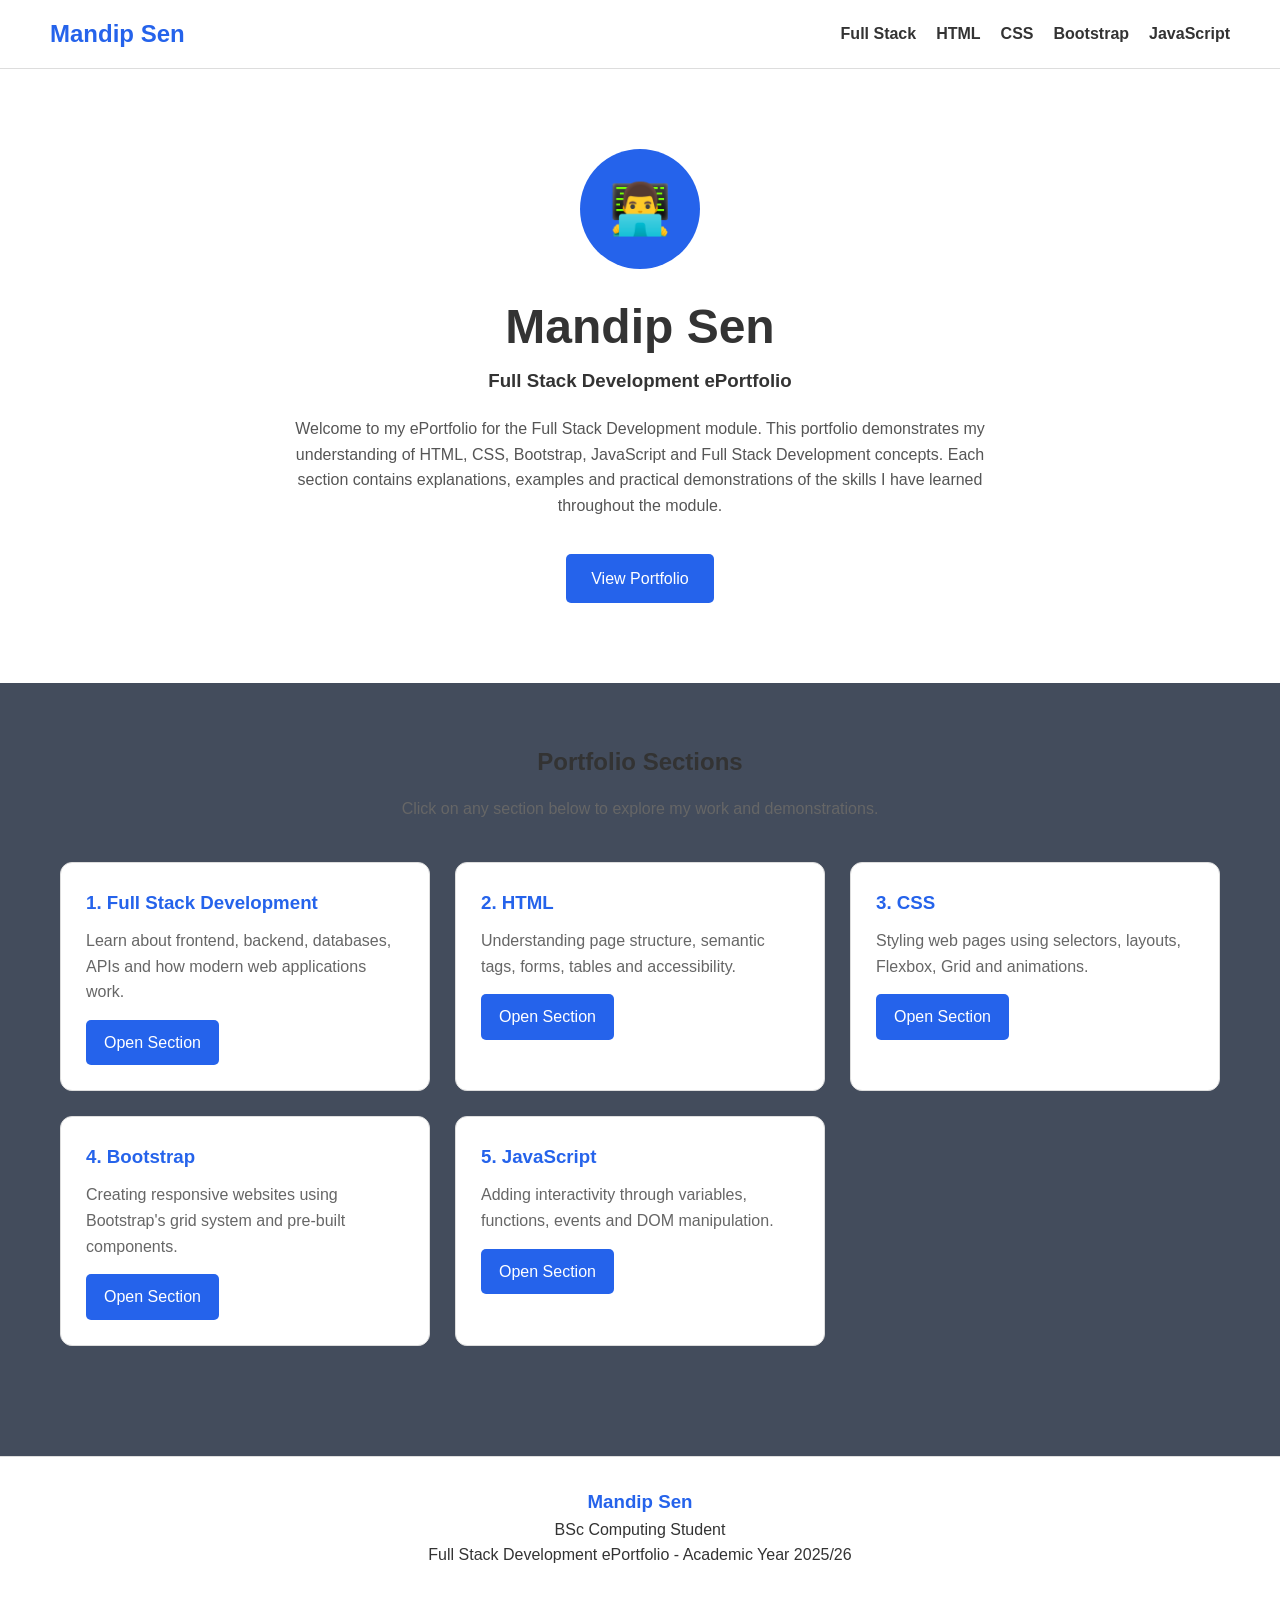
<file: index.html>
<!DOCTYPE html>
<html lang="en">
<head>
<meta charset="UTF-8">
<meta name="viewport" content="width=device-width, initial-scale=1.0">
<title>Mandip Sen - Full Stack Development ePortfolio</title>

<style>

*{
    margin:0;
    padding:0;
    box-sizing:border-box;
}

body{
    font-family: Arial, sans-serif;
    background:#434c5c;
    color:#333;
    line-height:1.6;
}

/* Navigation */

nav{
    background:white;
    padding:15px 50px;
    display:flex;
    justify-content:space-between;
    align-items:center;
    border-bottom:1px solid #ddd;
    position:sticky;
    top:0;
}

.logo{
    font-size:24px;
    font-weight:bold;
    color:#2563eb;
}

nav ul{
    display:flex;
    list-style:none;
}

nav ul li{
    margin-left:20px;
}

nav ul li a{
    text-decoration:none;
    color:#333;
    font-weight:bold;
}

nav ul li a:hover{
    color:#2563eb;
}

/* Hero */

.hero{
    text-align:center;
    padding:80px 20px;
    background:white;
}

.avatar{
    width:120px;
    height:120px;
    border-radius:50%;
    background:#2563eb;
    color:white;
    display:flex;
    justify-content:center;
    align-items:center;
    font-size:50px;
    margin:auto;
}

.hero h1{
    margin-top:20px;
    font-size:48px;
}

.hero p{
    max-width:700px;
    margin:20px auto;
    color:#555;
}

.hero-btn{
    display:inline-block;
    background:#2563eb;
    color:white;
    padding:12px 25px;
    text-decoration:none;
    border-radius:5px;
    margin-top:15px;
}

.hero-btn:hover{
    background:#1d4ed8;
}

/* Modules */

.modules{
    max-width:1200px;
    margin:auto;
    padding:60px 20px;
}

.modules h2{
    text-align:center;
    margin-bottom:15px;
}

.modules p{
    text-align:center;
    margin-bottom:40px;
    color:#666;
}

.card-container{
    display:grid;
    grid-template-columns:repeat(auto-fit,minmax(300px,1fr));
    gap:25px;
}

.card{
    background:white;
    border-radius:12px;
    padding:25px;
    border:1px solid #ddd;
    transition:0.3s;
}

.card:hover{
    transform:translateY(-5px);
    box-shadow:0 5px 15px rgba(0,0,0,0.1);
}

.card h3{
    color:#2563eb;
    margin-bottom:10px;
}

.card p{
    text-align:left;
    margin-bottom:15px;
}

.card a{
    text-decoration:none;
    color:white;
    background:#2563eb;
    padding:10px 18px;
    border-radius:5px;
    display:inline-block;
}

.card a:hover{
    background:#1d4ed8;
}

/* Footer */

footer{
    text-align:center;
    padding:30px;
    background:white;
    border-top:1px solid #ddd;
    margin-top:50px;
}

footer h3{
    color:#2563eb;
}

@media(max-width:768px){

nav{
    flex-direction:column;
}

nav ul{
    margin-top:10px;
    flex-wrap:wrap;
    justify-content:center;
}

.hero h1{
    font-size:36px;
}

}

</style>
</head>
<body>

<!-- Navigation -->

<nav>
    <div class="logo">Mandip Sen</div>

    <ul>
        <li><a href="fullstack.html">Full Stack</a></li>
        <li><a href="html.html">HTML</a></li>
        <li><a href="css.html">CSS</a></li>
        <li><a href="bootstrap.html">Bootstrap</a></li>
        <li><a href="javascript.html">JavaScript</a></li>
    </ul>
</nav>

<!-- Hero Section -->

<section class="hero">

    <div class="avatar">👨‍💻</div>

    <h1>Mandip Sen</h1>

    <h3>Full Stack Development ePortfolio</h3>

    <p>
        Welcome to my ePortfolio for the Full Stack Development module.
        This portfolio demonstrates my understanding of HTML, CSS,
        Bootstrap, JavaScript and Full Stack Development concepts.
        Each section contains explanations, examples and practical
        demonstrations of the skills I have learned throughout the module.
    </p>

    <a href="#modules" class="hero-btn">View Portfolio</a>

</section>

<!-- Modules -->

<section class="modules" id="modules">

    <h2>Portfolio Sections</h2>

    <p>
        Click on any section below to explore my work and demonstrations.
    </p>

    <div class="card-container">

        <div class="card">
            <h3>1. Full Stack Development</h3>

            <p>
                Learn about frontend, backend, databases,
                APIs and how modern web applications work.
            </p>

            <a href="fullstack.html">Open Section</a>
        </div>

        <div class="card">
            <h3>2. HTML</h3>

            <p>
                Understanding page structure, semantic tags,
                forms, tables and accessibility.
            </p>

            <a href="html.html">Open Section</a>
        </div>

        <div class="card">
            <h3>3. CSS</h3>

            <p>
                Styling web pages using selectors,
                layouts, Flexbox, Grid and animations.
            </p>

            <a href="css.html">Open Section</a>
        </div>

        <div class="card">
            <h3>4. Bootstrap</h3>

            <p>
                Creating responsive websites using Bootstrap's
                grid system and pre-built components.
            </p>

            <a href="bootstrap.html">Open Section</a>
        </div>

        <div class="card">
            <h3>5. JavaScript</h3>

            <p>
                Adding interactivity through variables,
                functions, events and DOM manipulation.
            </p>

            <a href="javascript.html">Open Section</a>
        </div>

    </div>

</section>

<!-- Footer -->

<footer>

    <h3>Mandip Sen</h3>

    <p>BSc Computing Student</p>

    <p>Full Stack Development ePortfolio - Academic Year 2025/26</p>

</footer>

</body>
</html>
</file>
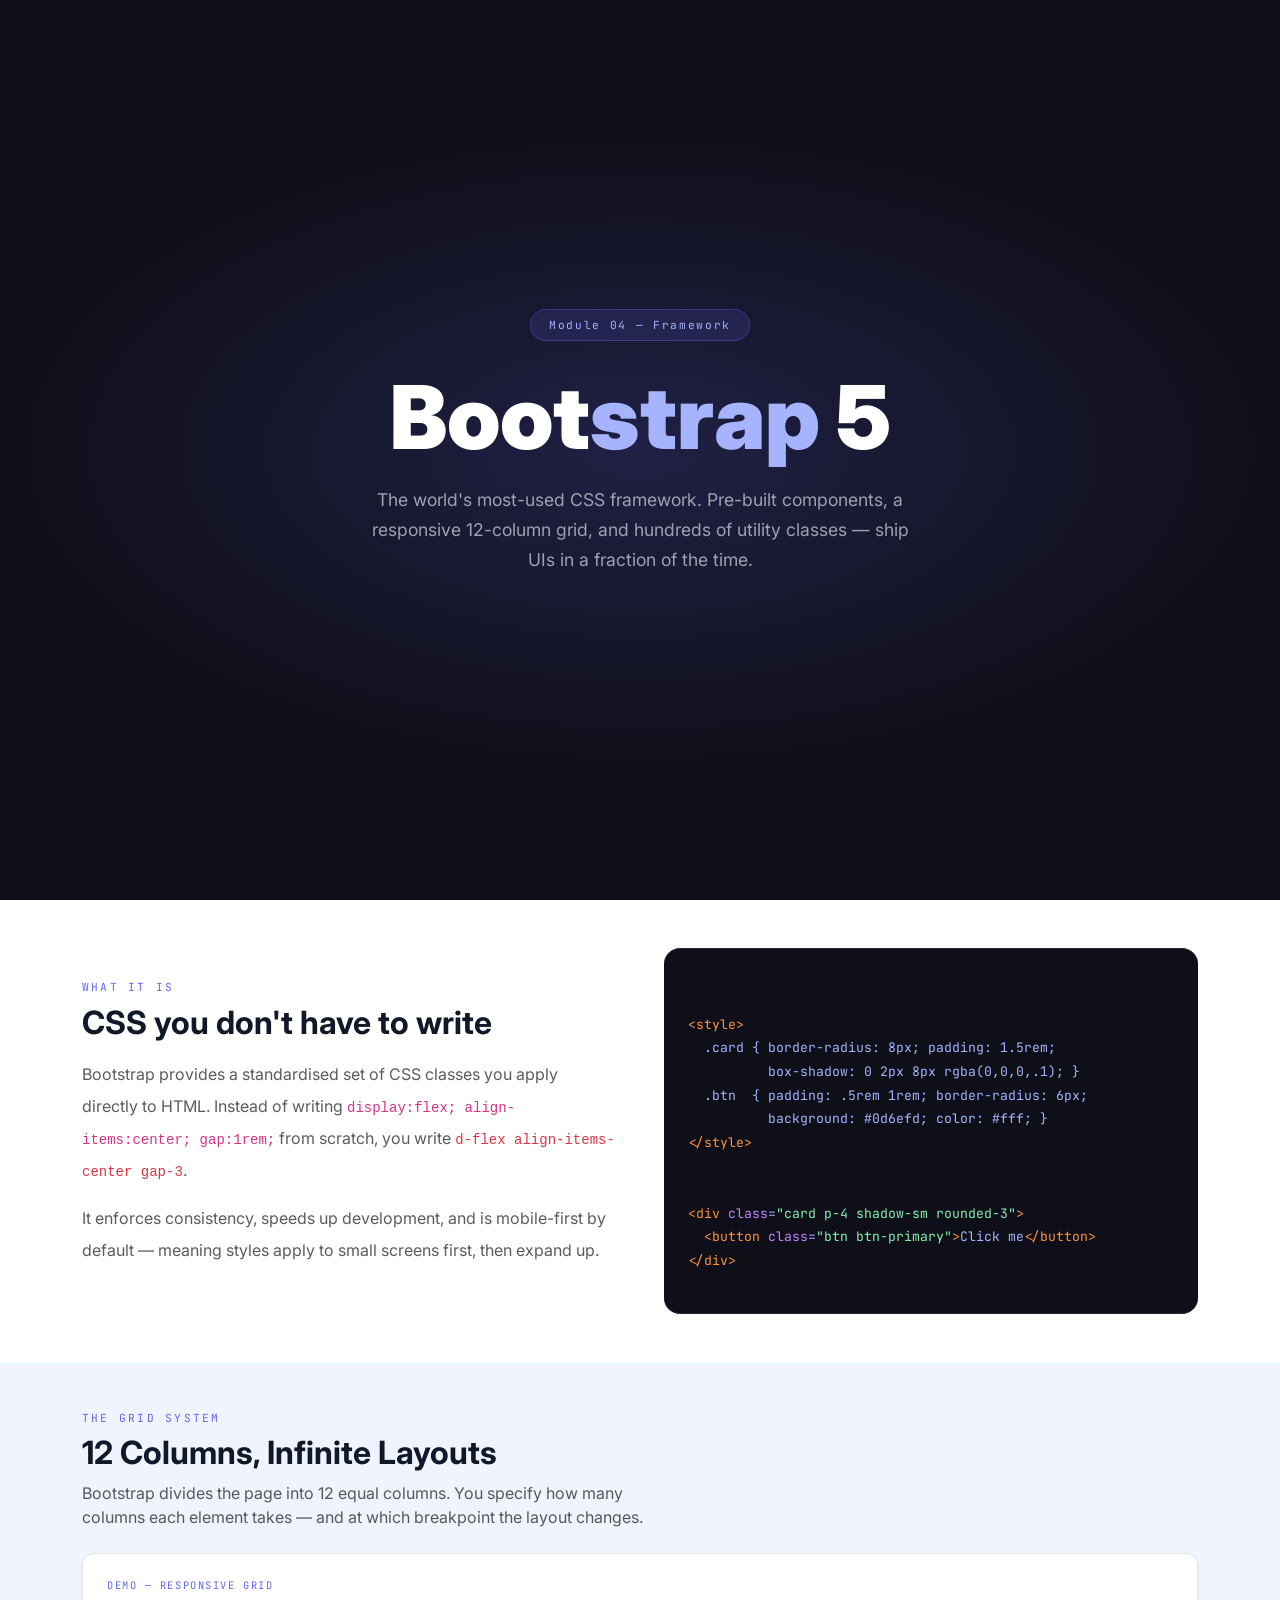
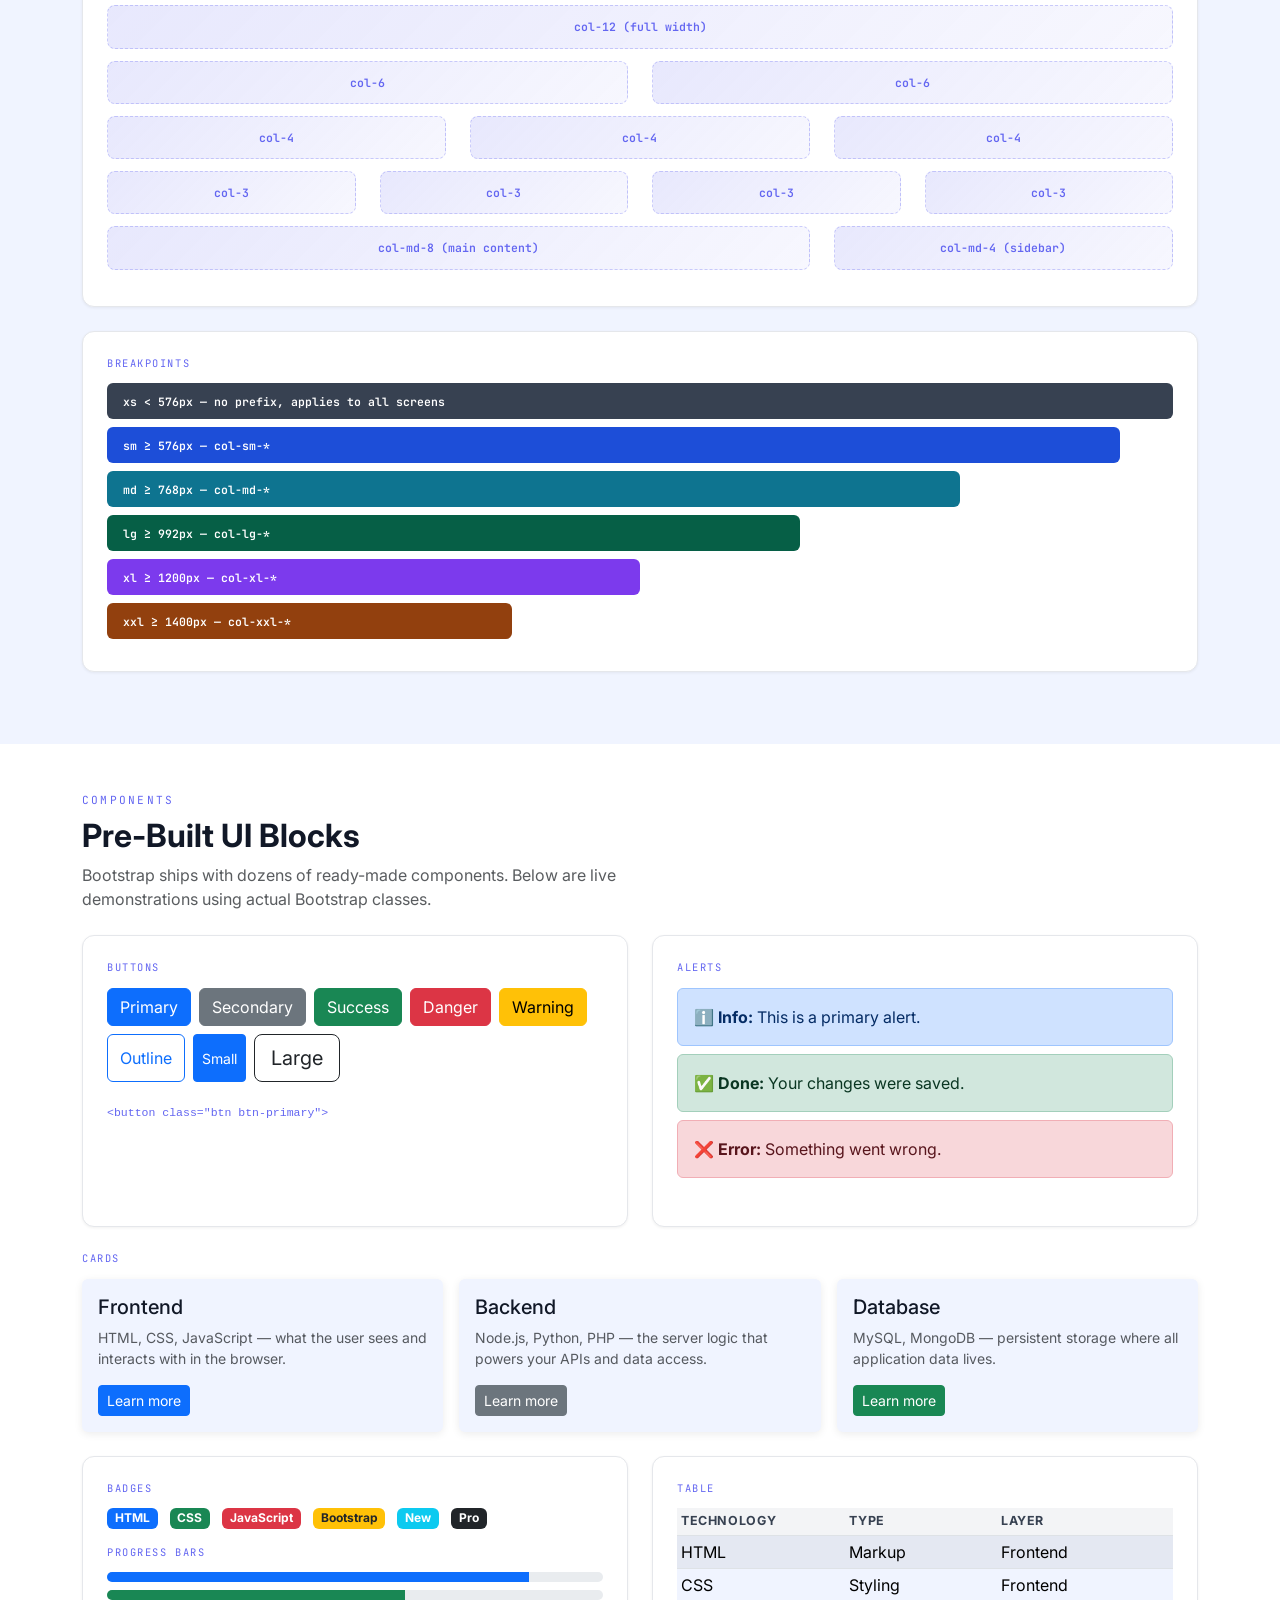
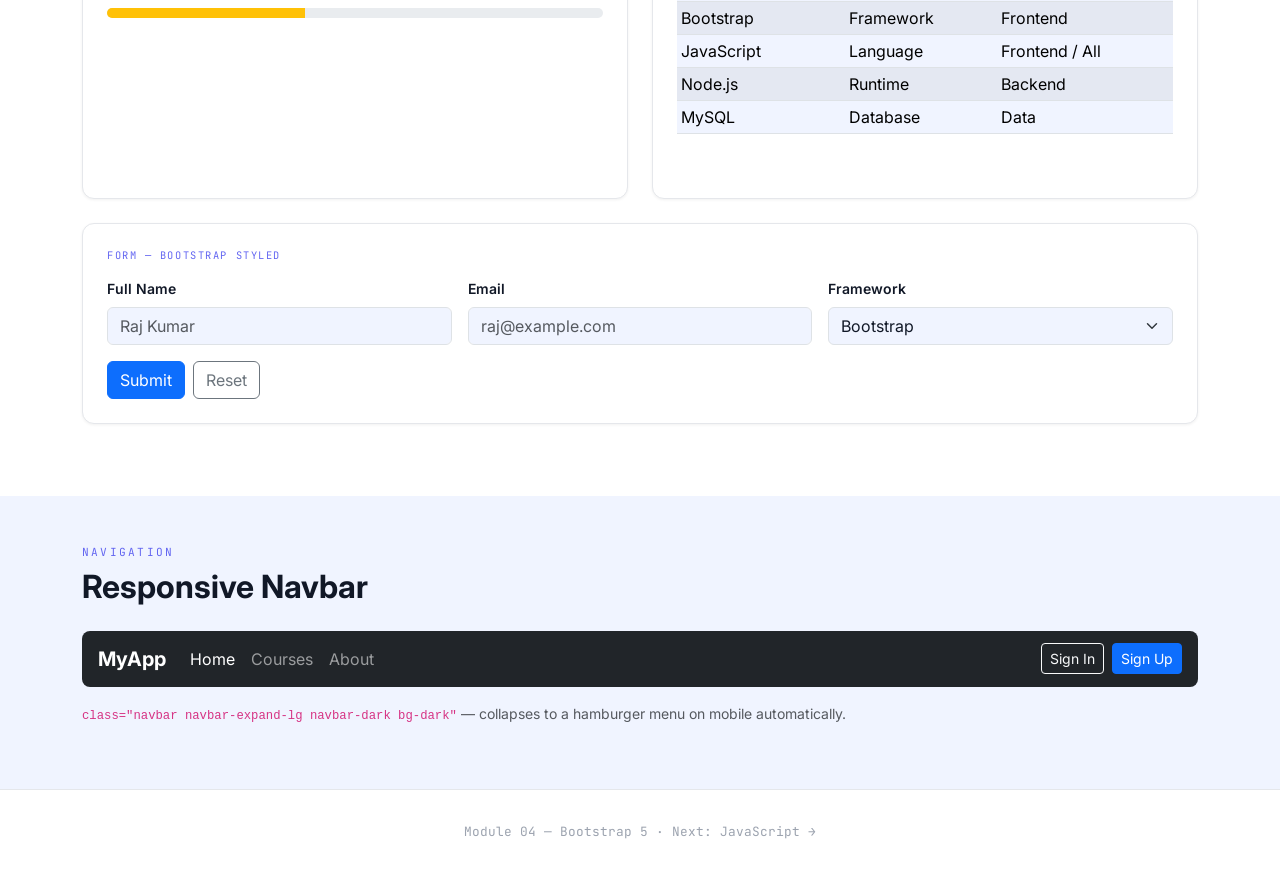
<file: bootstrap.html>
<!DOCTYPE html>
<html lang="en">
<head>
<meta charset="UTF-8">
<meta name="viewport" content="width=device-width, initial-scale=1.0">
<title>Bootstrap — Grid & Components</title>
<link href="https://fonts.googleapis.com/css2?family=Inter:wght@300;400;500;600;700;800;900&family=JetBrains+Mono:wght@400;600&display=swap" rel="stylesheet">
<!-- Bootstrap 5 CDN -->
<link href="https://cdn.jsdelivr.net/npm/bootstrap@5.3.3/dist/css/bootstrap.min.css" rel="stylesheet">
<style>
  /* Custom design layer on top of Bootstrap */
  :root {
    --bs-body-bg: #f0f4ff;
    --bs-body-color: #111827;
    --purple: #6366f1;
    --purple-light: #a5b4fc;
    --dark-bg: #0f0f1a;
  }

  body { font-family: 'Inter', sans-serif; background: var(--bs-body-bg); }

  /* HERO */
  .custom-hero {
    background: var(--dark-bg);
    min-height: 100vh;
    display: flex;
    flex-direction: column;
    align-items: center;
    justify-content: center;
    text-align: center;
    padding: 3rem 1rem;
    position: relative;
    overflow: hidden;
  }

  .custom-hero::before {
    content: '';
    position: absolute;
    inset: 0;
    background: radial-gradient(ellipse 70% 50% at 50% 50%, rgba(99,102,241,0.2) 0%, transparent 70%);
  }

  .custom-hero .badge-pill {
    font-family: 'JetBrains Mono', monospace;
    font-size: 0.7rem;
    letter-spacing: 0.15em;
    background: rgba(99,102,241,0.15);
    border: 1px solid rgba(99,102,241,0.3);
    color: var(--purple-light);
    padding: 0.4rem 1.1rem;
    border-radius: 100px;
    margin-bottom: 2rem;
    position: relative;
  }

  .custom-hero h1 {
    font-size: clamp(2.5rem, 8vw, 5.5rem);
    font-weight: 900;
    color: #fff;
    line-height: 1;
    margin-bottom: 1.5rem;
    position: relative;
  }

  .custom-hero h1 span { color: var(--purple-light); }

  .custom-hero p {
    font-size: 1.1rem;
    color: #9ca3af;
    max-width: 560px;
    line-height: 1.7;
    position: relative;
  }

  /* CODE CALLOUT */
  .code-strip {
    background: var(--dark-bg);
    border-top: 1px solid #1f2937;
    border-bottom: 1px solid #1f2937;
    padding: 2.5rem 1.5rem;
  }

  .code-strip pre {
    font-family: 'JetBrains Mono', monospace;
    font-size: 0.82rem;
    color: #a5b4fc;
    margin: 0;
    overflow-x: auto;
    line-height: 1.8;
  }

  .code-strip pre .kw { color: #c084fc; }
  .code-strip pre .str { color: #86efac; }
  .code-strip pre .cm { color: #4b5563; }
  .code-strip pre .tag { color: #fb923c; }

  /* SECTION LABELS */
  .eyebrow {
    font-family: 'JetBrains Mono', monospace;
    font-size: 0.7rem;
    letter-spacing: 0.2em;
    text-transform: uppercase;
    color: var(--purple);
    margin-bottom: 0.5rem;
  }

  .section-bg-white { background: #fff; }
  .section-bg-light { background: var(--bs-body-bg); }

  /* GRID DEMO */
  .grid-demo-col {
    background: linear-gradient(135deg, rgba(99,102,241,0.15), rgba(99,102,241,0.05));
    border: 1px dashed rgba(99,102,241,0.3);
    border-radius: 8px;
    padding: 0.75rem;
    text-align: center;
    font-family: 'JetBrains Mono', monospace;
    font-size: 0.72rem;
    color: var(--purple);
    font-weight: 600;
    margin-bottom: 0.75rem;
  }

  /* COMPONENT CARDS */
  .component-title {
    font-family: 'JetBrains Mono', monospace;
    font-size: 0.65rem;
    text-transform: uppercase;
    letter-spacing: 0.15em;
    color: var(--purple);
    margin-bottom: 0.75rem;
  }

  .comp-block {
    background: #fff;
    border: 1px solid #e5e7eb;
    border-radius: 12px;
    padding: 1.5rem;
    margin-bottom: 1.5rem;
    box-shadow: 0 1px 3px rgba(0,0,0,0.06);
  }

  /* OVERRIDE Bootstrap card for showcase */
  .card-showcase {
    transition: transform 0.2s, box-shadow 0.2s;
    border: none;
    box-shadow: 0 2px 8px rgba(0,0,0,0.08);
  }
  .card-showcase:hover {
    transform: translateY(-4px);
    box-shadow: 0 8px 24px rgba(99,102,241,0.15);
  }

  /* RESPONSIVE TABLE */
  .table-custom th {
    background: #f3f4f6;
    font-size: 0.78rem;
    font-weight: 700;
    text-transform: uppercase;
    letter-spacing: 0.05em;
    color: #374151;
  }

  /* UTILITY DEMOS */
  .util-row {
    display: flex;
    flex-wrap: wrap;
    gap: 0.75rem;
    align-items: center;
    margin-bottom: 1rem;
  }

  .util-label {
    font-family: 'JetBrains Mono', monospace;
    font-size: 0.72rem;
    color: #6b7280;
    width: 100%;
    margin-bottom: 0.25rem;
  }

  /* BREAKPOINT VIS */
  .bp-bar {
    height: 36px;
    border-radius: 6px;
    display: flex;
    align-items: center;
    padding: 0 1rem;
    font-family: 'JetBrains Mono', monospace;
    font-size: 0.72rem;
    font-weight: 600;
    color: #fff;
    margin-bottom: 0.5rem;
  }

  footer-custom {
    display: block;
    text-align: center;
    padding: 2rem;
    color: #9ca3af;
    font-size: 0.8rem;
    border-top: 1px solid #e5e7eb;
    font-family: 'JetBrains Mono', monospace;
    background: #fff;
  }
</style>
</head>
<body>

<!-- HERO -->
<div class="custom-hero">
  <div class="badge-pill">Module 04 — Framework</div>
  <h1>Boot<span>strap</span> 5</h1>
  <p>The world's most-used CSS framework. Pre-built components, a responsive 12-column grid, and hundreds of utility classes — ship UIs in a fraction of the time.</p>
</div>

<!-- WHAT IS BOOTSTRAP -->
<div class="section-bg-white py-5">
  <div class="container">
    <div class="row align-items-center g-5">
      <div class="col-md-6">
        <div class="eyebrow">What it is</div>
        <h2 class="fw-bold mb-3" style="font-size:2rem;">CSS you don't have to write</h2>
        <p class="text-muted lh-lg">Bootstrap provides a standardised set of CSS classes you apply directly to HTML. Instead of writing <code>display:flex; align-items:center; gap:1rem;</code> from scratch, you write <code class="text-danger">d-flex align-items-center gap-3</code>.</p>
        <p class="text-muted lh-lg mt-3">It enforces consistency, speeds up development, and is mobile-first by default — meaning styles apply to small screens first, then expand up.</p>
      </div>
      <div class="col-md-6">
        <div class="code-strip rounded-4">
<pre><span class="cm"><!-- Without Bootstrap --></span>
<span class="tag">&lt;style&gt;</span>
  .card { border-radius: 8px; padding: 1.5rem;
          box-shadow: 0 2px 8px rgba(0,0,0,.1); }
  .btn  { padding: .5rem 1rem; border-radius: 6px;
          background: #0d6efd; color: #fff; }
<span class="tag">&lt;/style&gt;</span>

<span class="cm"><!-- With Bootstrap (no CSS file needed) --></span>
<span class="tag">&lt;div</span> <span class="kw">class</span>=<span class="str">"card p-4 shadow-sm rounded-3"</span><span class="tag">&gt;</span>
  <span class="tag">&lt;button</span> <span class="kw">class</span>=<span class="str">"btn btn-primary"</span><span class="tag">&gt;</span>Click me<span class="tag">&lt;/button&gt;</span>
<span class="tag">&lt;/div&gt;</span></pre>
        </div>
      </div>
    </div>
  </div>
</div>

<!-- THE GRID -->
<div class="section-bg-light py-5">
  <div class="container">
    <div class="eyebrow">The Grid System</div>
    <h2 class="fw-bold mb-2" style="font-size:2rem;">12 Columns, Infinite Layouts</h2>
    <p class="text-muted mb-4" style="max-width:600px;">Bootstrap divides the page into 12 equal columns. You specify how many columns each element takes — and at which breakpoint the layout changes.</p>

    <!-- Demo Grid -->
    <div class="comp-block">
      <div class="component-title">demo — responsive grid</div>

      <div class="row">
        <div class="col-12"><div class="grid-demo-col">col-12 (full width)</div></div>
      </div>
      <div class="row">
        <div class="col-6"><div class="grid-demo-col">col-6</div></div>
        <div class="col-6"><div class="grid-demo-col">col-6</div></div>
      </div>
      <div class="row">
        <div class="col-4"><div class="grid-demo-col">col-4</div></div>
        <div class="col-4"><div class="grid-demo-col">col-4</div></div>
        <div class="col-4"><div class="grid-demo-col">col-4</div></div>
      </div>
      <div class="row">
        <div class="col-3"><div class="grid-demo-col">col-3</div></div>
        <div class="col-3"><div class="grid-demo-col">col-3</div></div>
        <div class="col-3"><div class="grid-demo-col">col-3</div></div>
        <div class="col-3"><div class="grid-demo-col">col-3</div></div>
      </div>
      <div class="row">
        <div class="col-md-8"><div class="grid-demo-col">col-md-8 (main content)</div></div>
        <div class="col-md-4"><div class="grid-demo-col">col-md-4 (sidebar)</div></div>
      </div>
    </div>

    <!-- Breakpoints -->
    <div class="comp-block mt-4">
      <div class="component-title">breakpoints</div>
      <div class="bp-bar" style="background:#374151; width:100%">xs &lt; 576px — no prefix, applies to all screens</div>
      <div class="bp-bar" style="background:#1d4ed8; width:95%">sm ≥ 576px — col-sm-*</div>
      <div class="bp-bar" style="background:#0e7490; width:80%">md ≥ 768px — col-md-*</div>
      <div class="bp-bar" style="background:#065f46; width:65%">lg ≥ 992px — col-lg-*</div>
      <div class="bp-bar" style="background:#7c3aed; width:50%">xl ≥ 1200px — col-xl-*</div>
      <div class="bp-bar" style="background:#92400e; width:38%">xxl ≥ 1400px — col-xxl-*</div>
    </div>
  </div>
</div>

<!-- COMPONENTS -->
<div class="section-bg-white py-5">
  <div class="container">
    <div class="eyebrow">Components</div>
    <h2 class="fw-bold mb-2" style="font-size:2rem;">Pre-Built UI Blocks</h2>
    <p class="text-muted mb-4" style="max-width:600px;">Bootstrap ships with dozens of ready-made components. Below are live demonstrations using actual Bootstrap classes.</p>

    <div class="row g-4">

      <!-- Buttons -->
      <div class="col-md-6">
        <div class="comp-block h-100">
          <div class="component-title">buttons</div>
          <div class="d-flex flex-wrap gap-2 mb-3">
            <button class="btn btn-primary">Primary</button>
            <button class="btn btn-secondary">Secondary</button>
            <button class="btn btn-success">Success</button>
            <button class="btn btn-danger">Danger</button>
            <button class="btn btn-warning">Warning</button>
            <button class="btn btn-outline-primary">Outline</button>
            <button class="btn btn-sm btn-primary">Small</button>
            <button class="btn btn-lg btn-outline-dark">Large</button>
          </div>
          <code style="font-size:0.72rem; color:#6366f1;">&lt;button class="btn btn-primary"&gt;</code>
        </div>
      </div>

      <!-- Alerts -->
      <div class="col-md-6">
        <div class="comp-block h-100">
          <div class="component-title">alerts</div>
          <div class="alert alert-primary mb-2">ℹ️ <strong>Info:</strong> This is a primary alert.</div>
          <div class="alert alert-success mb-2">✅ <strong>Done:</strong> Your changes were saved.</div>
          <div class="alert alert-danger mb-0">❌ <strong>Error:</strong> Something went wrong.</div>
        </div>
      </div>

      <!-- Cards -->
      <div class="col-12">
        <div class="component-title">cards</div>
        <div class="row g-3">
          <div class="col-sm-4">
            <div class="card card-showcase h-100">
              <div class="card-body">
                <h5 class="card-title">Frontend</h5>
                <p class="card-text text-muted small">HTML, CSS, JavaScript — what the user sees and interacts with in the browser.</p>
                <a href="#" class="btn btn-sm btn-primary">Learn more</a>
              </div>
            </div>
          </div>
          <div class="col-sm-4">
            <div class="card card-showcase h-100">
              <div class="card-body">
                <h5 class="card-title">Backend</h5>
                <p class="card-text text-muted small">Node.js, Python, PHP — the server logic that powers your APIs and data access.</p>
                <a href="#" class="btn btn-sm btn-secondary">Learn more</a>
              </div>
            </div>
          </div>
          <div class="col-sm-4">
            <div class="card card-showcase h-100">
              <div class="card-body">
                <h5 class="card-title">Database</h5>
                <p class="card-text text-muted small">MySQL, MongoDB — persistent storage where all application data lives.</p>
                <a href="#" class="btn btn-sm btn-success">Learn more</a>
              </div>
            </div>
          </div>
        </div>
      </div>

      <!-- Badges & Progress -->
      <div class="col-md-6">
        <div class="comp-block h-100">
          <div class="component-title">badges</div>
          <div class="util-row">
            <span class="badge bg-primary">HTML</span>
            <span class="badge bg-success">CSS</span>
            <span class="badge bg-danger">JavaScript</span>
            <span class="badge bg-warning text-dark">Bootstrap</span>
            <span class="badge bg-info">New</span>
            <span class="badge bg-dark">Pro</span>
          </div>
          <div class="component-title mt-3">progress bars</div>
          <div class="progress mb-2" style="height:10px"><div class="progress-bar bg-primary" style="width:85%"></div></div>
          <div class="progress mb-2" style="height:10px"><div class="progress-bar bg-success" style="width:60%"></div></div>
          <div class="progress" style="height:10px"><div class="progress-bar bg-warning" style="width:40%"></div></div>
        </div>
      </div>

      <!-- Table -->
      <div class="col-md-6">
        <div class="comp-block h-100">
          <div class="component-title">table</div>
          <table class="table table-striped table-hover table-sm table-custom">
            <thead>
              <tr><th>Technology</th><th>Type</th><th>Layer</th></tr>
            </thead>
            <tbody>
              <tr><td>HTML</td><td>Markup</td><td>Frontend</td></tr>
              <tr><td>CSS</td><td>Styling</td><td>Frontend</td></tr>
              <tr><td>Bootstrap</td><td>Framework</td><td>Frontend</td></tr>
              <tr><td>JavaScript</td><td>Language</td><td>Frontend / All</td></tr>
              <tr><td>Node.js</td><td>Runtime</td><td>Backend</td></tr>
              <tr><td>MySQL</td><td>Database</td><td>Data</td></tr>
            </tbody>
          </table>
        </div>
      </div>

      <!-- Form -->
      <div class="col-12">
        <div class="comp-block">
          <div class="component-title">form — Bootstrap styled</div>
          <div class="row g-3">
            <div class="col-md-4">
              <label class="form-label fw-semibold small">Full Name</label>
              <input type="text" class="form-control" placeholder="Raj Kumar">
            </div>
            <div class="col-md-4">
              <label class="form-label fw-semibold small">Email</label>
              <input type="email" class="form-control" placeholder="raj@example.com">
            </div>
            <div class="col-md-4">
              <label class="form-label fw-semibold small">Framework</label>
              <select class="form-select">
                <option>Bootstrap</option>
                <option>Tailwind</option>
                <option>Bulma</option>
              </select>
            </div>
            <div class="col-12 d-flex gap-2">
              <button class="btn btn-primary">Submit</button>
              <button class="btn btn-outline-secondary">Reset</button>
            </div>
          </div>
        </div>
      </div>

    </div><!-- /row -->
  </div>
</div>

<!-- NAVBAR DEMO -->
<div class="section-bg-light py-5">
  <div class="container">
    <div class="eyebrow">Navigation</div>
    <h2 class="fw-bold mb-4" style="font-size:2rem;">Responsive Navbar</h2>

    <nav class="navbar navbar-expand-lg navbar-dark bg-dark rounded-3 px-3">
      <a class="navbar-brand fw-bold" href="#">MyApp</a>
      <button class="navbar-toggler" type="button" data-bs-toggle="collapse" data-bs-target="#demoNav">
        <span class="navbar-toggler-icon"></span>
      </button>
      <div class="collapse navbar-collapse" id="demoNav">
        <ul class="navbar-nav me-auto">
          <li class="nav-item"><a class="nav-link active" href="#">Home</a></li>
          <li class="nav-item"><a class="nav-link" href="#">Courses</a></li>
          <li class="nav-item"><a class="nav-link" href="#">About</a></li>
        </ul>
        <div class="d-flex gap-2">
          <button class="btn btn-outline-light btn-sm">Sign In</button>
          <button class="btn btn-primary btn-sm">Sign Up</button>
        </div>
      </div>
    </nav>
    <p class="text-muted small mt-3">
      <code>class="navbar navbar-expand-lg navbar-dark bg-dark"</code> — collapses to a hamburger menu on mobile automatically.
    </p>
  </div>
</div>

<footer-custom>Module 04 — Bootstrap 5 · Next: JavaScript →</footer-custom>

<script src="https://cdn.jsdelivr.net/npm/bootstrap@5.3.3/dist/js/bootstrap.bundle.min.js"></script>
</body>
</html>
</file>
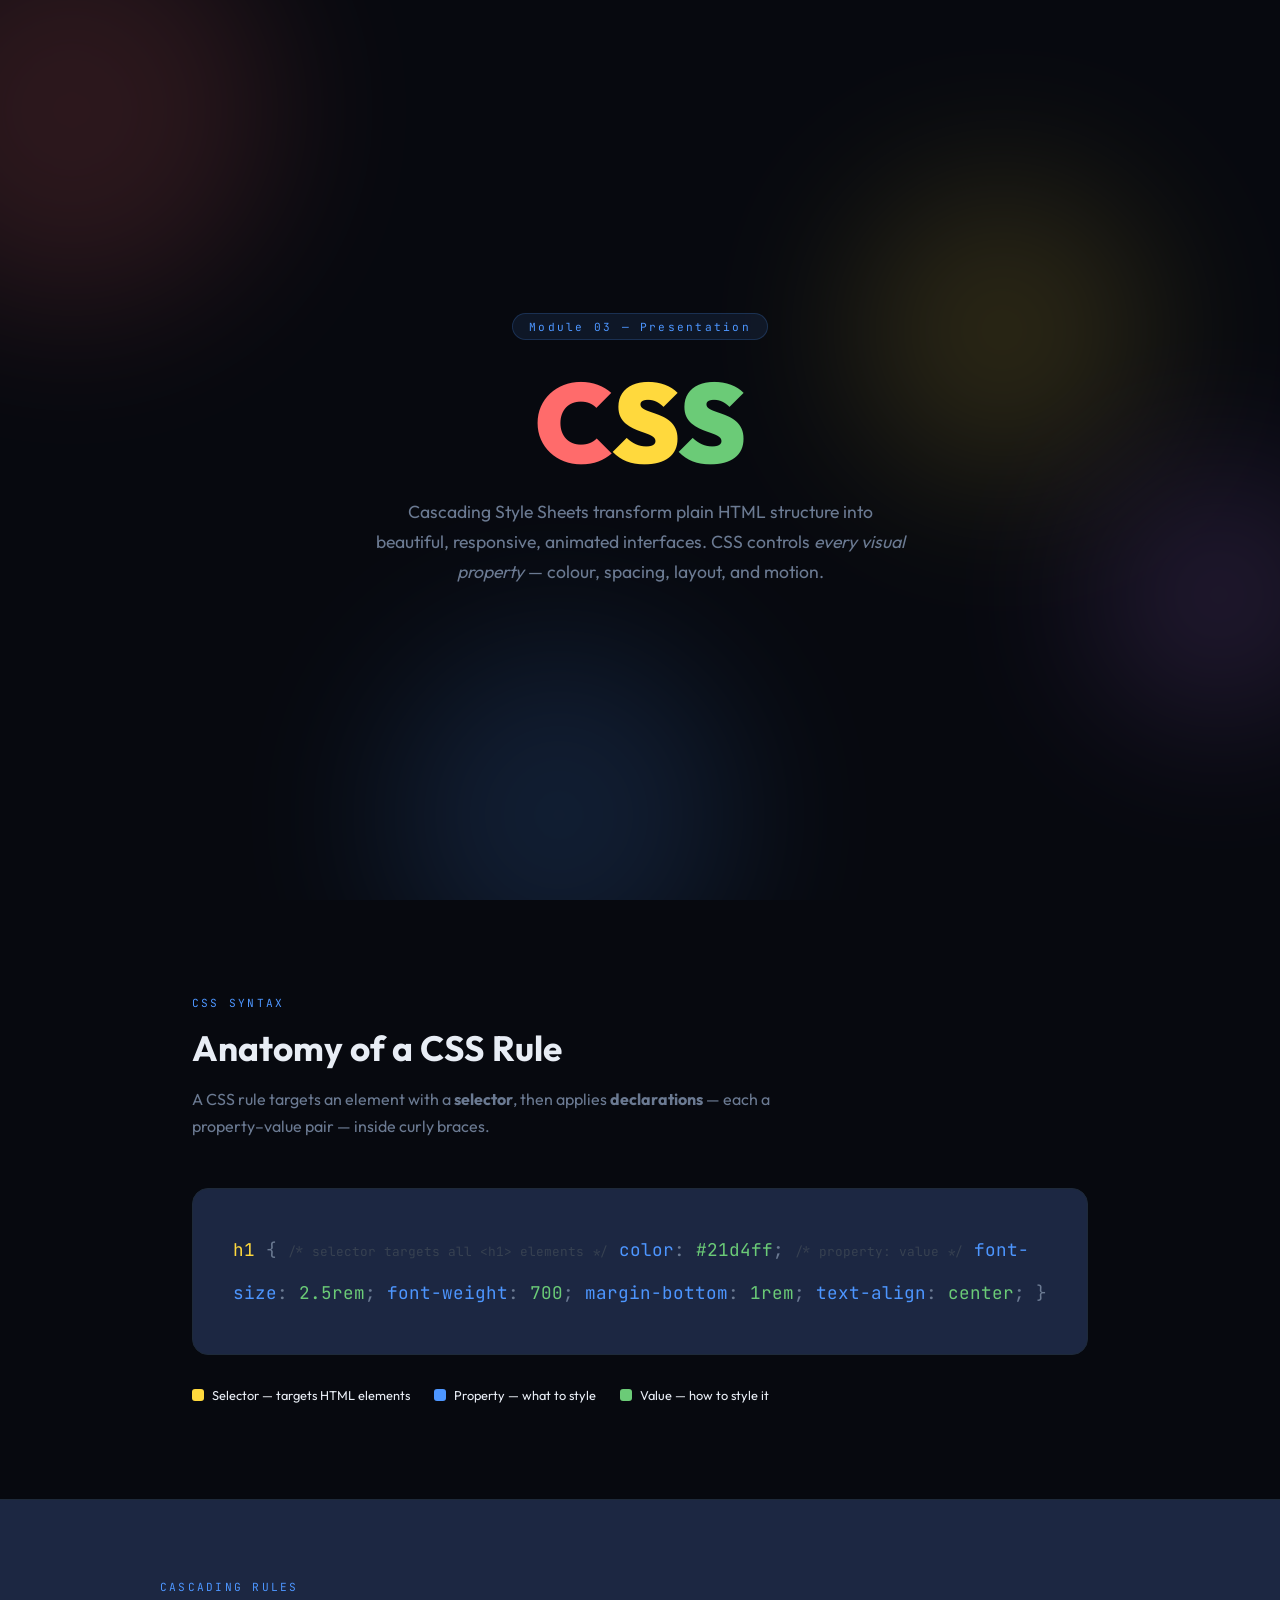
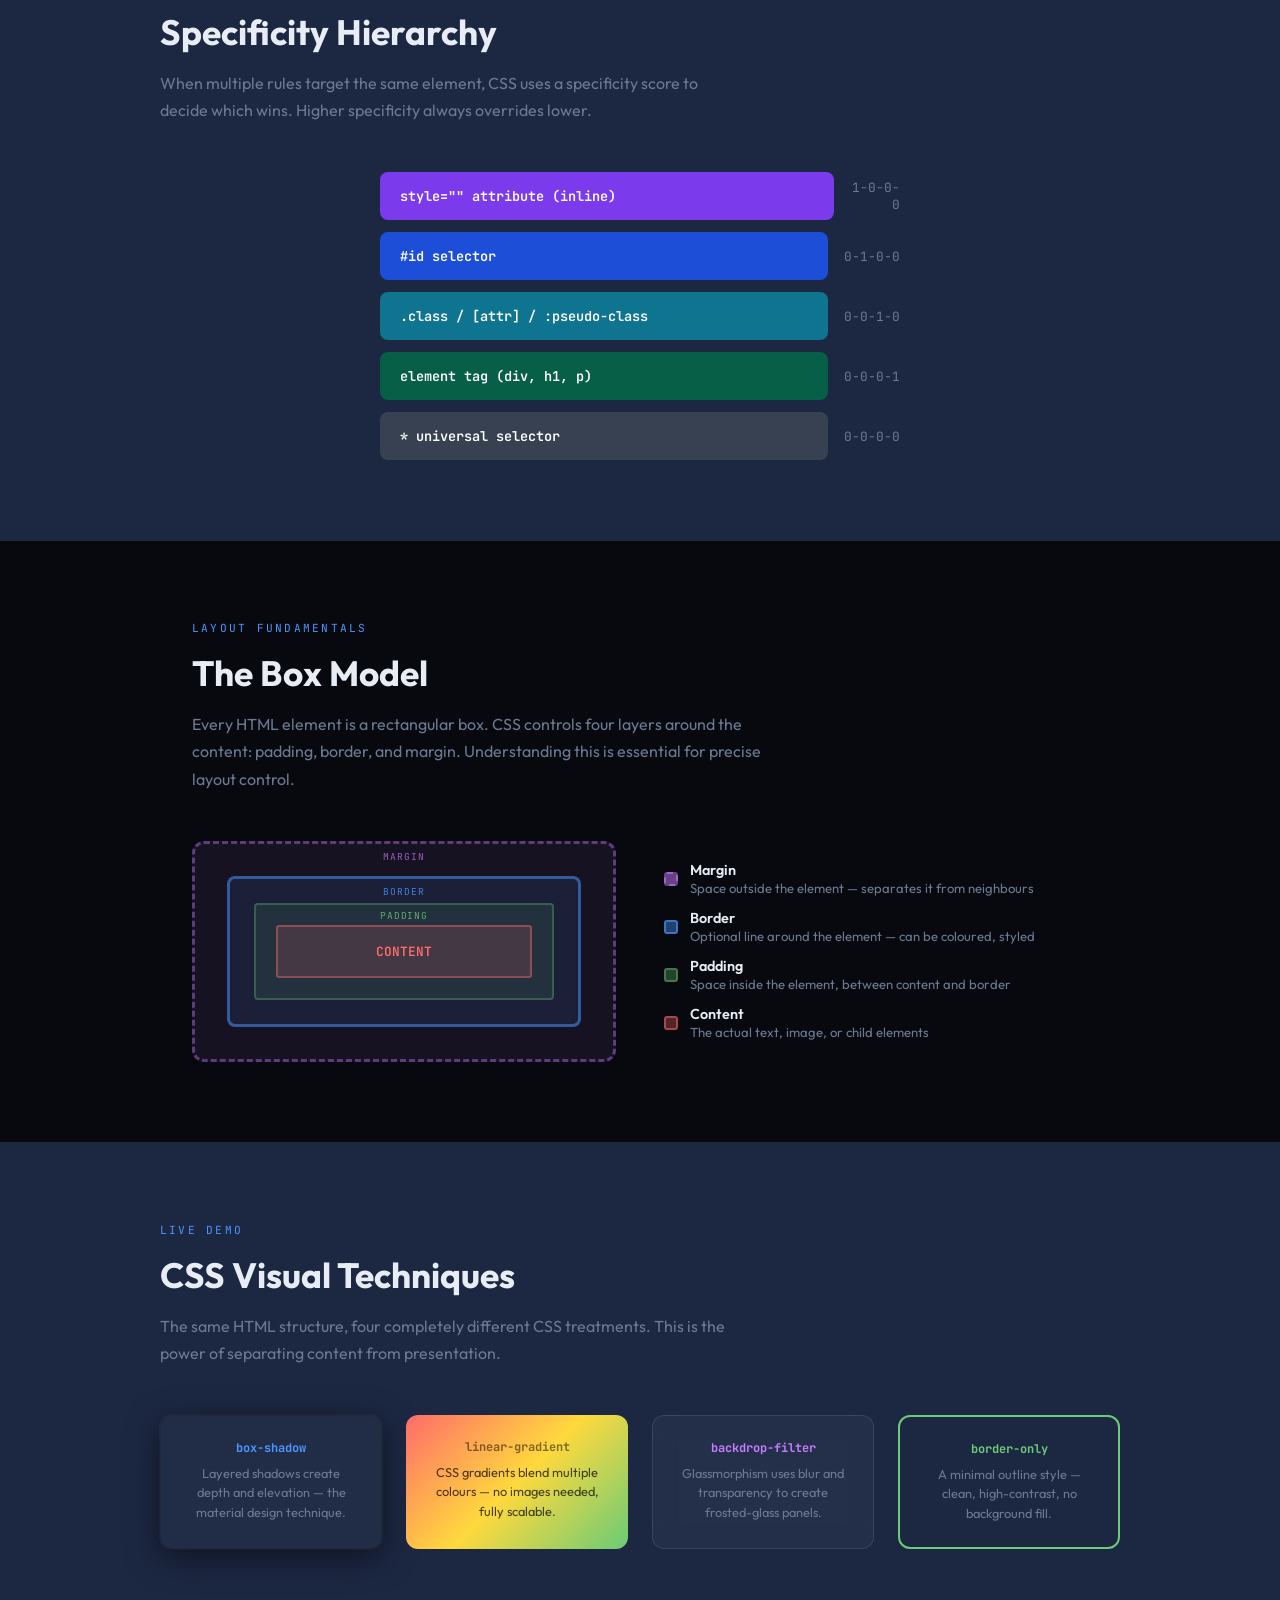
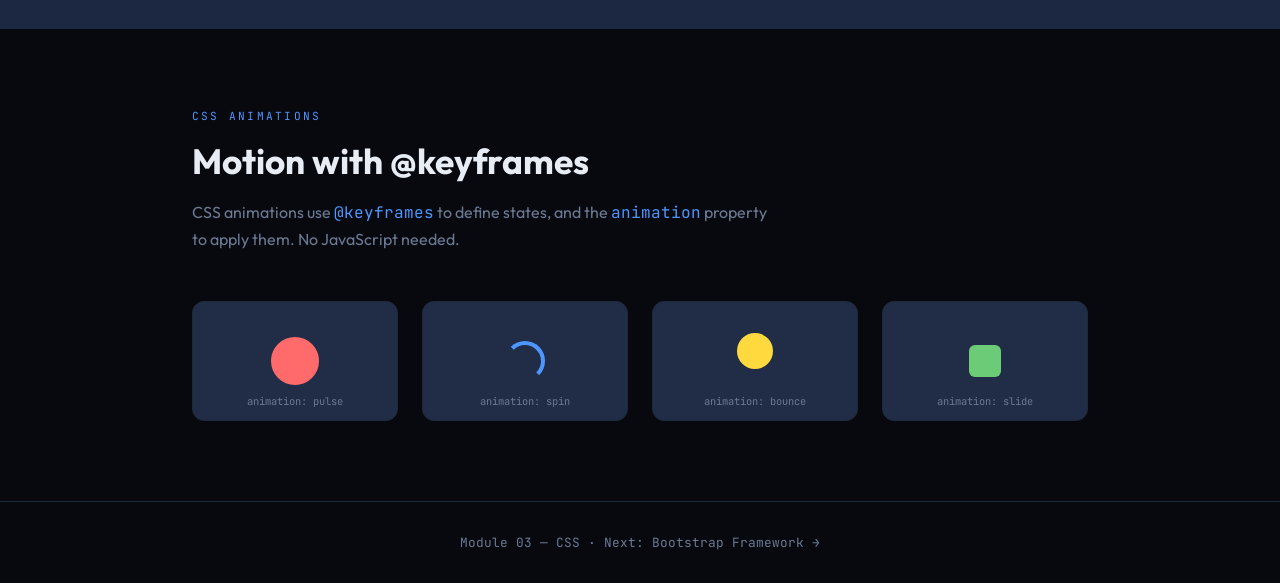
<file: css.html>
<!DOCTYPE html>
<html lang="en">
<head>
<meta charset="UTF-8">
<meta name="viewport" content="width=device-width, initial-scale=1.0">
<title>CSS — Styling the Web</title>
<link href="https://fonts.googleapis.com/css2?family=Outfit:wght@300;400;500;600;700;900&family=JetBrains+Mono:wght@400;600&display=swap" rel="stylesheet">
<style>
  *, *::before, *::after { box-sizing: border-box; margin: 0; padding: 0; }

  :root {
    --bg: #07090f;
    --surface: #1c2742;
    --card: #212c46;
    --border: #1e2a3a;
    --text: #e8edf5;
    --muted: #6b7a92;
    --c1: #ff6b6b;
    --c2: #ffd93d;
    --c3: #6bcb77;
    --c4: #4d96ff;
    --c5: #c77dff;
  }

  body {
    background: var(--bg);
    color: var(--text);
    font-family: 'Outfit', sans-serif;
    overflow-x: hidden;
  }

  /* HERO */
  .hero {
    min-height: 100vh;
    display: flex;
    flex-direction: column;
    align-items: center;
    justify-content: center;
    text-align: center;
    padding: 3rem 2rem;
    position: relative;
    overflow: hidden;
  }

  .hero-bg {
    position: absolute;
    inset: 0;
    overflow: hidden;
  }

  .hero-bg .circle {
    position: absolute;
    border-radius: 50%;
    filter: blur(80px);
    opacity: 0.15;
    animation: drift 8s ease-in-out infinite alternate;
  }

  .hero-bg .c1 { width: 400px; height: 400px; background: var(--c1); top: -10%; left: -10%; animation-delay: 0s; }
  .hero-bg .c2 { width: 300px; height: 300px; background: var(--c2); top: 20%; right: 10%; animation-delay: 1s; }
  .hero-bg .c3 { width: 350px; height: 350px; background: var(--c4); bottom: -10%; left: 30%; animation-delay: 2s; }
  .hero-bg .c4 { width: 250px; height: 250px; background: var(--c5); bottom: 20%; right: -5%; animation-delay: 0.5s; }

  @keyframes drift {
    from { transform: translate(0, 0) scale(1); }
    to   { transform: translate(20px, -15px) scale(1.05); }
  }

  .hero-badge {
    font-family: 'JetBrains Mono', monospace;
    font-size: 0.7rem;
    letter-spacing: 0.2em;
    color: var(--c4);
    background: rgba(77,150,255,0.1);
    border: 1px solid rgba(77,150,255,0.2);
    padding: 0.35rem 1rem;
    border-radius: 100px;
    margin-bottom: 2rem;
    position: relative;
  }

  .hero h1 {
    font-size: clamp(3.5rem, 10vw, 7rem);
    font-weight: 900;
    line-height: 0.9;
    margin-bottom: 1.5rem;
    position: relative;
  }

  .hero h1 .css-c { color: var(--c1); }
  .hero h1 .css-s { color: var(--c2); }
  .hero h1 .css-s2 { color: var(--c3); }

  .hero p {
    font-size: 1.1rem;
    color: var(--muted);
    max-width: 540px;
    line-height: 1.7;
    position: relative;
  }

  /* CSS RULE ANATOMY */
  .rule-section {
    max-width: 960px;
    margin: 0 auto;
    padding: 6rem 2rem;
  }

  .eyebrow {
    font-family: 'JetBrains Mono', monospace;
    font-size: 0.7rem;
    letter-spacing: 0.2em;
    text-transform: uppercase;
    color: var(--c4);
    margin-bottom: 1rem;
  }

  .section-title {
    font-size: 2.2rem;
    font-weight: 700;
    margin-bottom: 1rem;
  }

  .desc {
    color: var(--muted);
    font-size: 1rem;
    line-height: 1.7;
    max-width: 580px;
    margin-bottom: 3rem;
  }

  .rule-anatomy {
    background: var(--surface);
    border: 1px solid var(--border);
    border-radius: 16px;
    padding: 2.5rem;
    font-family: 'JetBrains Mono', monospace;
    font-size: 1.1rem;
    line-height: 2.4;
    position: relative;
    overflow-x: auto;
  }

  .r-selector { color: var(--c2); }
  .r-brace    { color: var(--muted); }
  .r-prop     { color: var(--c4); }
  .r-colon    { color: var(--muted); }
  .r-val      { color: var(--c3); }
  .r-semi     { color: var(--muted); }
  .r-cm       { color: #374151; font-size: 0.8rem; }

  .rule-labels {
    display: flex;
    flex-wrap: wrap;
    gap: 1.5rem;
    margin-top: 2rem;
  }

  .rule-label {
    display: flex;
    align-items: center;
    gap: 0.5rem;
    font-size: 0.8rem;
  }

  .rule-swatch {
    width: 12px; height: 12px;
    border-radius: 3px;
  }

  /* SPECIFICITY */
  .specificity-section {
    background: var(--surface);
    border-top: 1px solid var(--border);
    border-bottom: 1px solid var(--border);
    padding: 5rem 2rem;
  }

  .spec-inner {
    max-width: 960px;
    margin: 0 auto;
  }

  .spec-pyramid {
    display: flex;
    flex-direction: column;
    gap: 0.75rem;
    max-width: 520px;
    margin: 2.5rem auto 0;
  }

  .spec-row {
    display: flex;
    align-items: center;
    gap: 1rem;
  }

  .spec-bar {
    height: 48px;
    border-radius: 8px;
    display: flex;
    align-items: center;
    padding: 0 1.25rem;
    font-family: 'JetBrains Mono', monospace;
    font-size: 0.85rem;
    font-weight: 600;
    color: #fff;
    flex-grow: 1;
  }

  .spec-score {
    font-family: 'JetBrains Mono', monospace;
    font-size: 0.8rem;
    color: var(--muted);
    min-width: 50px;
    text-align: right;
  }

  /* BOX MODEL DEMO */
  .boxmodel-section {
    max-width: 960px;
    margin: 0 auto;
    padding: 5rem 2rem;
  }

  .boxmodel-demo {
    display: grid;
    grid-template-columns: 1fr 1fr;
    gap: 3rem;
    align-items: center;
    margin-top: 2.5rem;
  }

  @media(max-width:680px) { .boxmodel-demo { grid-template-columns: 1fr; } }

  .box-vis {
    position: relative;
    background: rgba(199,125,255,0.08);
    border: 3px dashed rgba(199,125,255,0.4);
    border-radius: 12px;
    padding: 32px;
  }

  .box-margin-label {
    position: absolute;
    top: 6px; left: 50%;
    transform: translateX(-50%);
    font-family: 'JetBrains Mono', monospace;
    font-size: 0.6rem;
    color: rgba(199,125,255,0.7);
    letter-spacing: 0.1em;
  }

  .box-border {
    background: rgba(77,150,255,0.1);
    border: 3px solid rgba(77,150,255,0.5);
    border-radius: 8px;
    padding: 24px;
    position: relative;
  }

  .box-border-label {
    position: absolute;
    top: 6px; left: 50%;
    transform: translateX(-50%);
    font-family: 'JetBrains Mono', monospace;
    font-size: 0.6rem;
    color: rgba(77,150,255,0.8);
    letter-spacing: 0.1em;
  }

  .box-padding {
    background: rgba(107,203,119,0.1);
    border: 2px solid rgba(107,203,119,0.3);
    border-radius: 4px;
    padding: 20px;
    position: relative;
  }

  .box-padding-label {
    position: absolute;
    top: 4px; left: 50%;
    transform: translateX(-50%);
    font-family: 'JetBrains Mono', monospace;
    font-size: 0.6rem;
    color: rgba(107,203,119,0.8);
    letter-spacing: 0.1em;
  }

  .box-content {
    background: rgba(255,107,107,0.15);
    border: 2px solid rgba(255,107,107,0.4);
    border-radius: 3px;
    padding: 1rem;
    text-align: center;
    font-family: 'JetBrains Mono', monospace;
    font-size: 0.8rem;
    color: var(--c1);
    font-weight: 600;
  }

  .box-legend { display: flex; flex-direction: column; gap: 0.75rem; }

  .legend-item {
    display: flex;
    align-items: center;
    gap: 0.75rem;
    font-size: 0.9rem;
  }

  .legend-dot {
    width: 14px; height: 14px;
    border-radius: 3px;
    flex-shrink: 0;
  }

  .legend-item strong { font-weight: 600; }
  .legend-item span { color: var(--muted); font-size: 0.82rem; }

  /* LIVE STYLE DEMO */
  .live-section {
    background: var(--surface);
    border-top: 1px solid var(--border);
    padding: 5rem 2rem;
  }

  .live-inner {
    max-width: 960px;
    margin: 0 auto;
  }

  .cards-row {
    display: grid;
    grid-template-columns: repeat(auto-fill, minmax(220px, 1fr));
    gap: 1.5rem;
    margin-top: 2.5rem;
  }

  .style-card {
    border-radius: 12px;
    padding: 1.5rem;
    text-align: center;
  }

  /* Deliberately different CSS styles on each card */
  .card-shadow {
    background: var(--card);
    border: 1px solid var(--border);
    box-shadow: 0 8px 32px rgba(0,0,0,0.5), 0 0 0 1px rgba(255,255,255,0.04);
    color: var(--text);
  }
  .card-shadow h4 { font-size: 0.75rem; font-family: 'JetBrains Mono', monospace; color: var(--c4); margin-bottom: 0.5rem; }
  .card-shadow p  { font-size: 0.8rem; color: var(--muted); line-height: 1.5; }

  .card-gradient {
    background: linear-gradient(135deg, #ff6b6b, #ffd93d, #6bcb77);
    color: #1a1410;
  }
  .card-gradient h4 { font-size: 0.75rem; font-family: 'JetBrains Mono', monospace; color: rgba(0,0,0,0.5); margin-bottom: 0.5rem; }
  .card-gradient p  { font-size: 0.8rem; color: rgba(0,0,0,0.7); line-height: 1.5; }

  .card-glassmorphism {
    background: rgba(255,255,255,0.04);
    backdrop-filter: blur(12px);
    border: 1px solid rgba(255,255,255,0.1);
    color: var(--text);
  }
  .card-glassmorphism h4 { font-size: 0.75rem; font-family: 'JetBrains Mono', monospace; color: var(--c5); margin-bottom: 0.5rem; }
  .card-glassmorphism p  { font-size: 0.8rem; color: var(--muted); line-height: 1.5; }

  .card-outline {
    background: transparent;
    border: 2px solid var(--c3);
    color: var(--text);
  }
  .card-outline h4 { font-size: 0.75rem; font-family: 'JetBrains Mono', monospace; color: var(--c3); margin-bottom: 0.5rem; }
  .card-outline p  { font-size: 0.8rem; color: var(--muted); line-height: 1.5; }

  /* ANIMATIONS */
  .anim-section {
    max-width: 960px;
    margin: 0 auto;
    padding: 5rem 2rem;
  }

  .anim-grid {
    display: grid;
    grid-template-columns: repeat(auto-fill, minmax(180px, 1fr));
    gap: 1.5rem;
    margin-top: 2.5rem;
  }

  .anim-box {
    height: 120px;
    border-radius: 12px;
    display: flex;
    align-items: center;
    justify-content: center;
    font-family: 'JetBrains Mono', monospace;
    font-size: 0.7rem;
    color: var(--muted);
    border: 1px solid var(--border);
    background: var(--card);
    position: relative;
    overflow: hidden;
  }

  .anim-label {
    position: absolute;
    bottom: 0.75rem;
    left: 0;
    right: 0;
    text-align: center;
    font-family: 'JetBrains Mono', monospace;
    font-size: 0.65rem;
    color: var(--muted);
    z-index: 2;
  }

  /* pulse */
  .pulse-el {
    width: 48px; height: 48px;
    border-radius: 50%;
    background: var(--c1);
    animation: pulse 2s ease-in-out infinite;
  }
  @keyframes pulse {
    0%, 100% { transform: scale(1); opacity: 1; }
    50% { transform: scale(1.3); opacity: 0.6; }
  }

  /* spin */
  .spin-el {
    width: 40px; height: 40px;
    border: 4px solid transparent;
    border-top-color: var(--c4);
    border-right-color: var(--c4);
    border-radius: 50%;
    animation: spin 1s linear infinite;
  }
  @keyframes spin { to { transform: rotate(360deg); } }

  /* bounce */
  .bounce-el {
    width: 36px; height: 36px;
    border-radius: 50%;
    background: var(--c2);
    animation: bounceUp 1.2s ease infinite;
    margin-top: -20px;
  }
  @keyframes bounceUp {
    0%, 100% { transform: translateY(0); }
    40% { transform: translateY(-28px); }
    60% { transform: translateY(-20px); }
  }

  /* slide */
  .slide-el {
    width: 32px; height: 32px;
    border-radius: 6px;
    background: var(--c3);
    animation: slideBack 2s ease-in-out infinite;
  }
  @keyframes slideBack {
    0%, 100% { transform: translateX(-28px); }
    50% { transform: translateX(28px); }
  }

  footer {
    text-align: center;
    padding: 2rem;
    color: var(--muted);
    font-size: 0.8rem;
    border-top: 1px solid var(--border);
    font-family: 'JetBrains Mono', monospace;
  }
</style>
</head>
<body>

<!-- HERO -->
<section class="hero">
  <div class="hero-bg">
    <div class="circle c1"></div>
    <div class="circle c2"></div>
    <div class="circle c3"></div>
    <div class="circle c4"></div>
  </div>
  <div class="hero-badge">Module 03 — Presentation</div>
  <h1><span class="css-c">C</span><span class="css-s">S</span><span class="css-s2">S</span></h1>
  <p>Cascading Style Sheets transform plain HTML structure into beautiful, responsive, animated interfaces. CSS controls <em>every visual property</em> — colour, spacing, layout, and motion.</p>
</section>

<!-- RULE ANATOMY -->
<section class="rule-section">
  <div class="eyebrow">CSS Syntax</div>
  <h2 class="section-title">Anatomy of a CSS Rule</h2>
  <p class="desc">A CSS rule targets an element with a <strong>selector</strong>, then applies <strong>declarations</strong> — each a property–value pair — inside curly braces.</p>

  <div class="rule-anatomy">
<span class="r-selector">h1</span> <span class="r-brace">{</span>  <span class="r-cm">/* selector targets all &lt;h1&gt; elements */</span>
  <span class="r-prop">  color</span><span class="r-colon">:</span>         <span class="r-val">#21d4ff</span><span class="r-semi">;</span>  <span class="r-cm">/* property: value */</span>
  <span class="r-prop">  font-size</span><span class="r-colon">:</span>     <span class="r-val">2.5rem</span><span class="r-semi">;</span>
  <span class="r-prop">  font-weight</span><span class="r-colon">:</span>   <span class="r-val">700</span><span class="r-semi">;</span>
  <span class="r-prop">  margin-bottom</span><span class="r-colon">: </span><span class="r-val">1rem</span><span class="r-semi">;</span>
  <span class="r-prop">  text-align</span><span class="r-colon">:</span>    <span class="r-val">center</span><span class="r-semi">;</span>
<span class="r-brace">}</span>
  </div>

  <div class="rule-labels">
    <div class="rule-label"><div class="rule-swatch" style="background:var(--c2)"></div><span>Selector — targets HTML elements</span></div>
    <div class="rule-label"><div class="rule-swatch" style="background:var(--c4)"></div><span>Property — what to style</span></div>
    <div class="rule-label"><div class="rule-swatch" style="background:var(--c3)"></div><span>Value — how to style it</span></div>
  </div>
</section>

<!-- SPECIFICITY -->
<section class="specificity-section">
  <div class="spec-inner">
    <div class="eyebrow">Cascading Rules</div>
    <h2 class="section-title">Specificity Hierarchy</h2>
    <p class="desc">When multiple rules target the same element, CSS uses a specificity score to decide which wins. Higher specificity always overrides lower.</p>

    <div class="spec-pyramid">
      <div class="spec-row">
        <div class="spec-bar" style="background:#7c3aed; width:100%">style="" attribute (inline)</div>
        <div class="spec-score">1-0-0-0</div>
      </div>
      <div class="spec-row">
        <div class="spec-bar" style="background:#1d4ed8; width:85%">#id selector</div>
        <div class="spec-score">0-1-0-0</div>
      </div>
      <div class="spec-row">
        <div class="spec-bar" style="background:#0e7490; width:65%">.class / [attr] / :pseudo-class</div>
        <div class="spec-score">0-0-1-0</div>
      </div>
      <div class="spec-row">
        <div class="spec-bar" style="background:#065f46; width:45%">element tag (div, h1, p)</div>
        <div class="spec-score">0-0-0-1</div>
      </div>
      <div class="spec-row">
        <div class="spec-bar" style="background:#374151; width:28%">* universal selector</div>
        <div class="spec-score">0-0-0-0</div>
      </div>
    </div>
  </div>
</section>

<!-- BOX MODEL -->
<section class="boxmodel-section">
  <div class="eyebrow">Layout Fundamentals</div>
  <h2 class="section-title">The Box Model</h2>
  <p class="desc">Every HTML element is a rectangular box. CSS controls four layers around the content: padding, border, and margin. Understanding this is essential for precise layout control.</p>

  <div class="boxmodel-demo">
    <div class="box-vis">
      <div class="box-margin-label">MARGIN</div>
      <div class="box-border">
        <div class="box-border-label">BORDER</div>
        <div class="box-padding">
          <div class="box-padding-label">PADDING</div>
          <div class="box-content">CONTENT</div>
        </div>
      </div>
    </div>

    <div class="box-legend">
      <div class="legend-item">
        <div class="legend-dot" style="background:rgba(199,125,255,0.5); border: 2px dashed rgba(199,125,255,0.6)"></div>
        <div>
          <strong>Margin</strong><br>
          <span>Space outside the element — separates it from neighbours</span>
        </div>
      </div>
      <div class="legend-item">
        <div class="legend-dot" style="background:rgba(77,150,255,0.4); border: 2px solid rgba(77,150,255,0.6)"></div>
        <div>
          <strong>Border</strong><br>
          <span>Optional line around the element — can be coloured, styled</span>
        </div>
      </div>
      <div class="legend-item">
        <div class="legend-dot" style="background:rgba(107,203,119,0.3); border: 2px solid rgba(107,203,119,0.4)"></div>
        <div>
          <strong>Padding</strong><br>
          <span>Space inside the element, between content and border</span>
        </div>
      </div>
      <div class="legend-item">
        <div class="legend-dot" style="background:rgba(255,107,107,0.3); border: 2px solid rgba(255,107,107,0.5)"></div>
        <div>
          <strong>Content</strong><br>
          <span>The actual text, image, or child elements</span>
        </div>
      </div>
    </div>
  </div>
</section>

<!-- VISUAL STYLES DEMO -->
<section class="live-section">
  <div class="live-inner">
    <div class="eyebrow">Live Demo</div>
    <h2 class="section-title">CSS Visual Techniques</h2>
    <p class="desc">The same HTML structure, four completely different CSS treatments. This is the power of separating content from presentation.</p>

    <div class="cards-row">
      <div class="style-card card-shadow">
        <h4>box-shadow</h4>
        <p>Layered shadows create depth and elevation — the material design technique.</p>
      </div>
      <div class="style-card card-gradient">
        <h4>linear-gradient</h4>
        <p>CSS gradients blend multiple colours — no images needed, fully scalable.</p>
      </div>
      <div class="style-card card-glassmorphism">
        <h4>backdrop-filter</h4>
        <p>Glassmorphism uses blur and transparency to create frosted-glass panels.</p>
      </div>
      <div class="style-card card-outline">
        <h4>border-only</h4>
        <p>A minimal outline style — clean, high-contrast, no background fill.</p>
      </div>
    </div>
  </div>
</section>

<!-- ANIMATIONS -->
<section class="anim-section">
  <div class="eyebrow">CSS Animations</div>
  <h2 class="section-title">Motion with @keyframes</h2>
  <p class="desc">CSS animations use <code style="color:var(--c4); font-family:'JetBrains Mono',monospace">@keyframes</code> to define states, and the <code style="color:var(--c4); font-family:'JetBrains Mono',monospace">animation</code> property to apply them. No JavaScript needed.</p>

  <div class="anim-grid">
    <div class="anim-box">
      <div class="pulse-el"></div>
      <div class="anim-label">animation: pulse</div>
    </div>
    <div class="anim-box">
      <div class="spin-el"></div>
      <div class="anim-label">animation: spin</div>
    </div>
    <div class="anim-box">
      <div class="bounce-el"></div>
      <div class="anim-label">animation: bounce</div>
    </div>
    <div class="anim-box">
      <div class="slide-el"></div>
      <div class="anim-label">animation: slide</div>
    </div>
  </div>
</section>

<footer>Module 03 — CSS · Next: Bootstrap Framework →</footer>
</body>
</html>
</file>
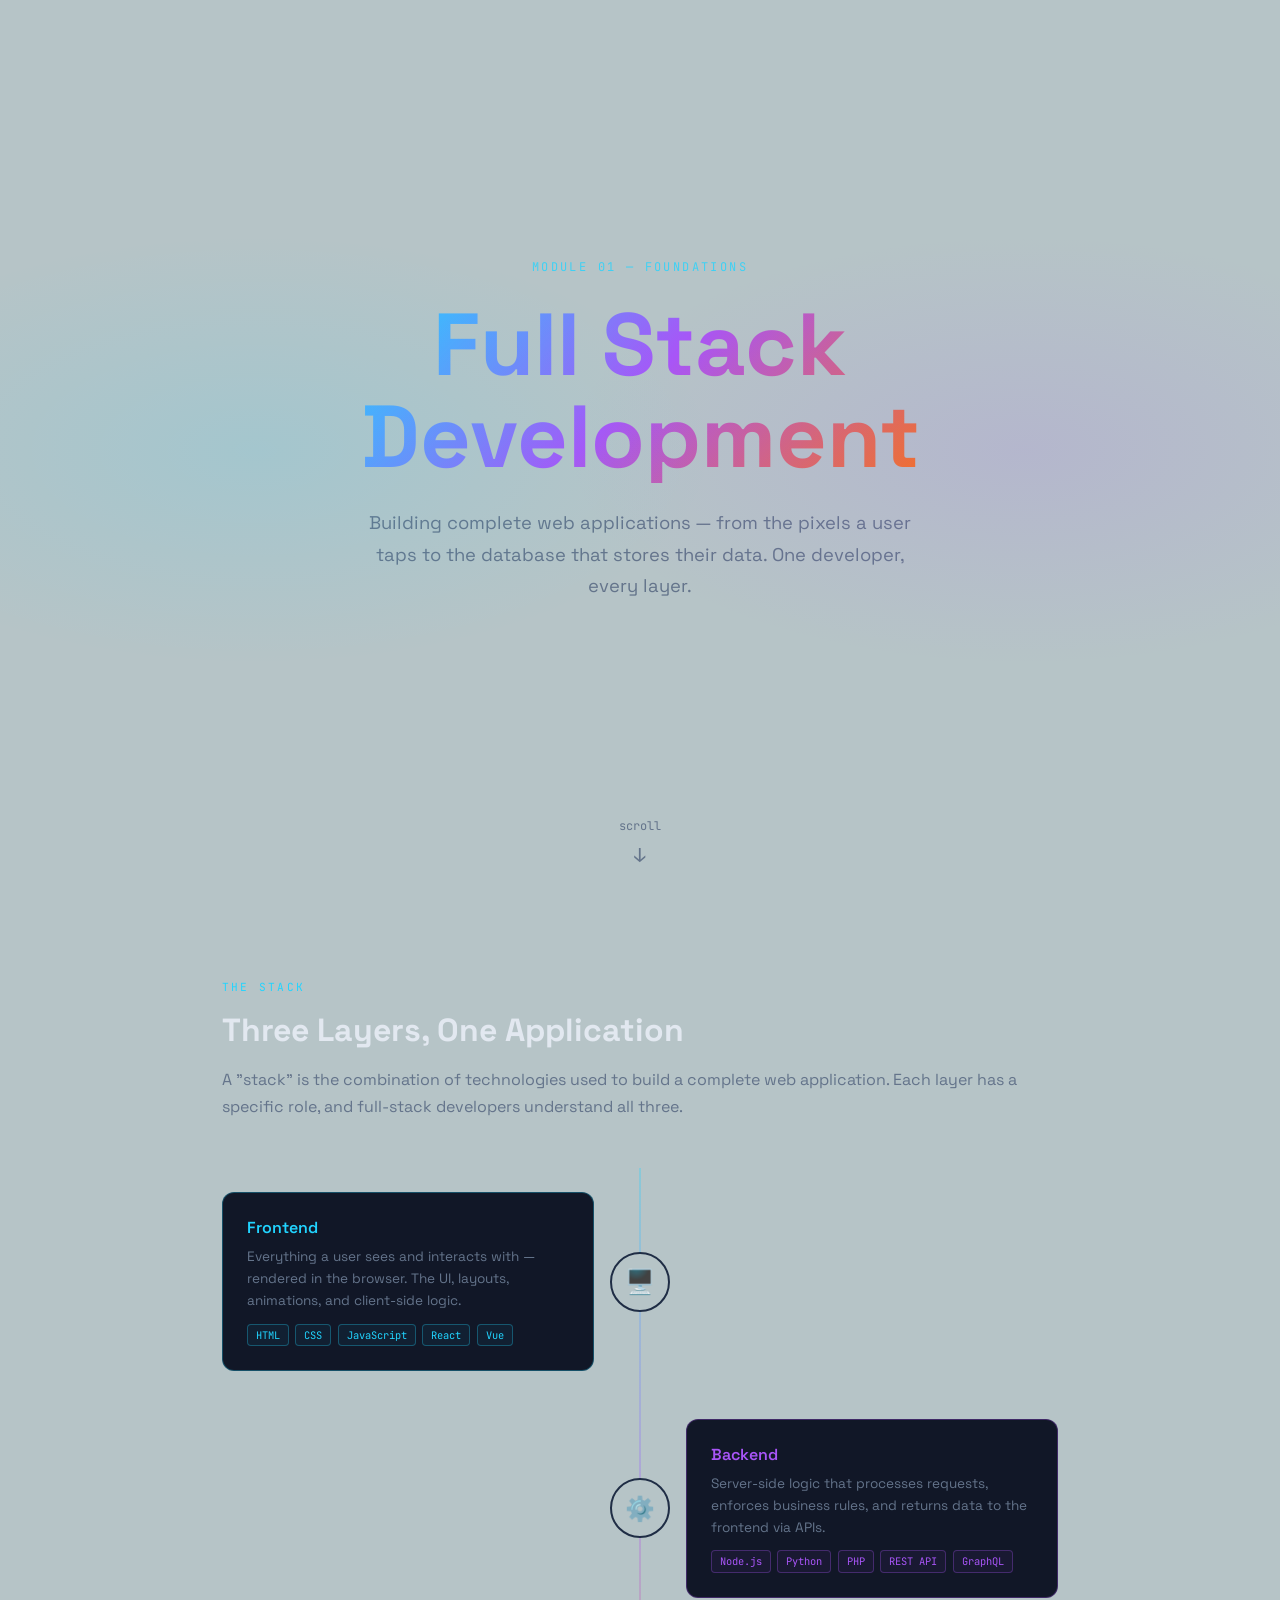
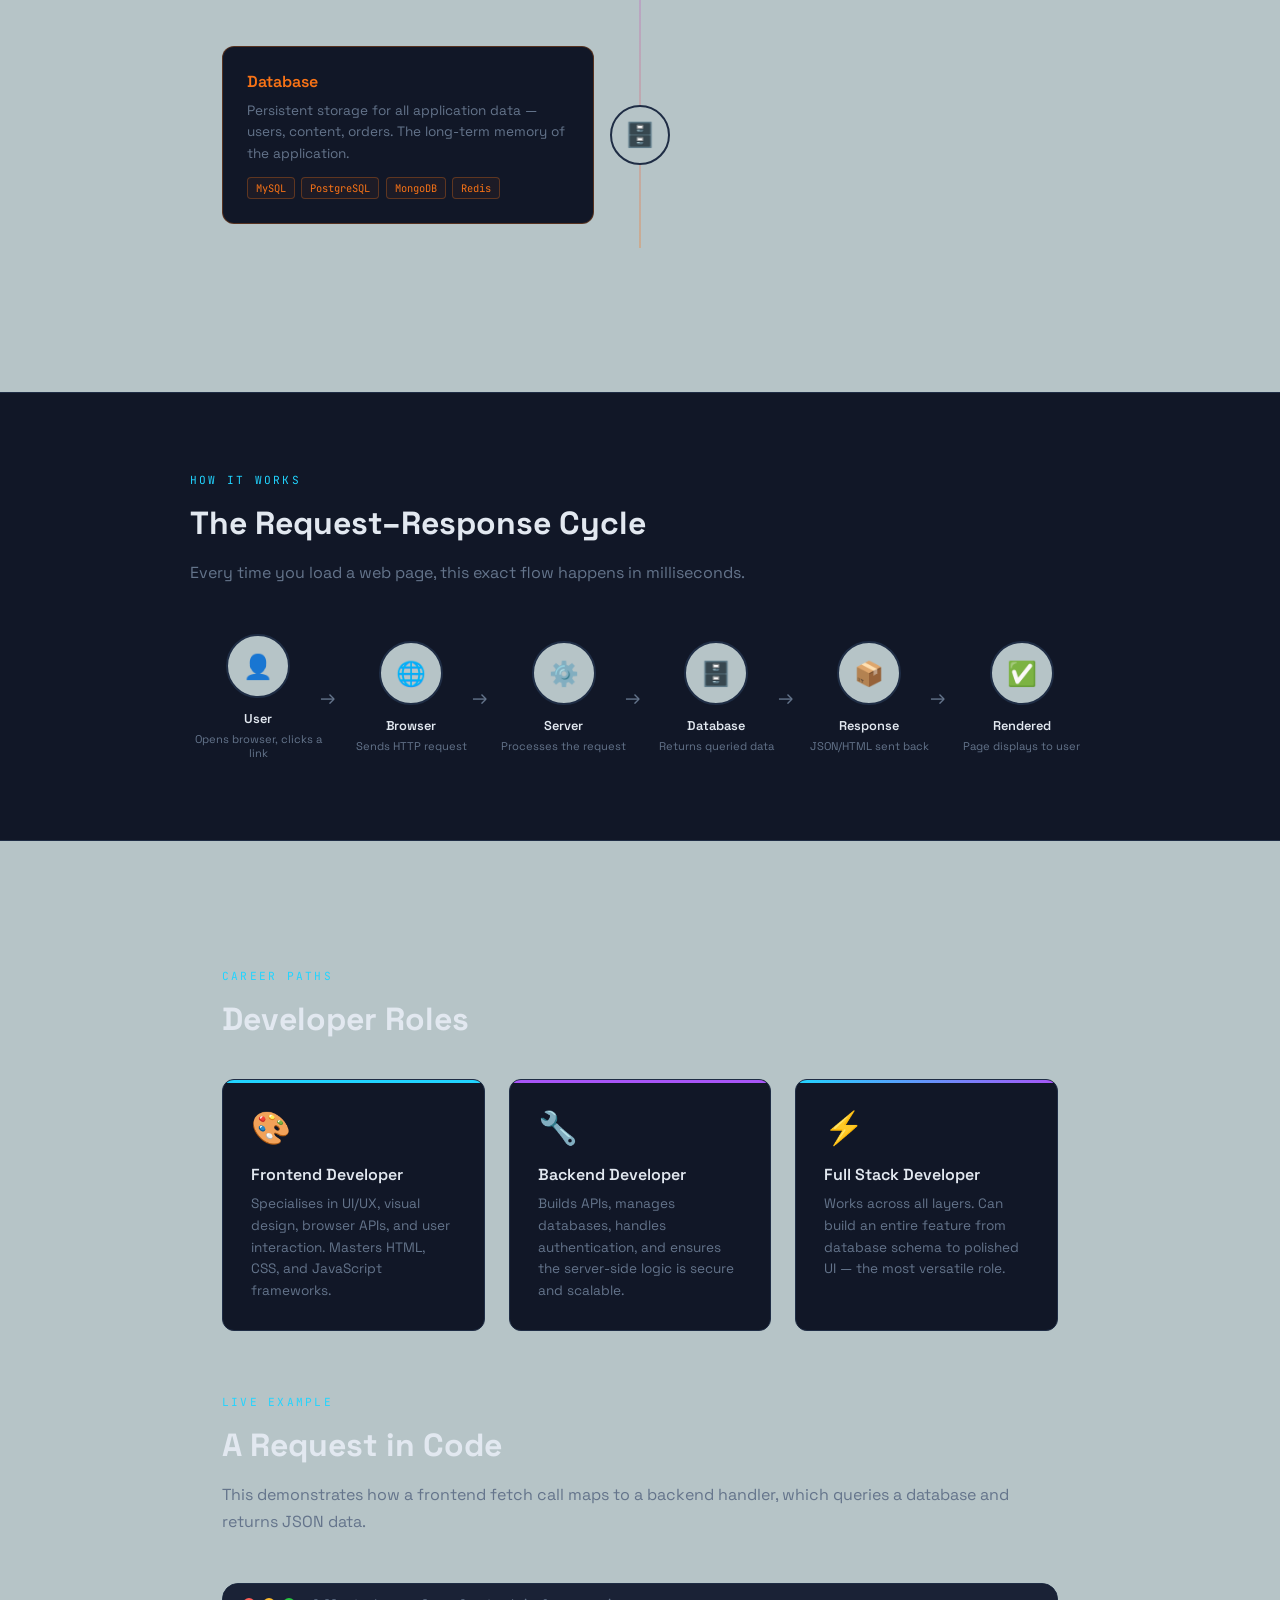
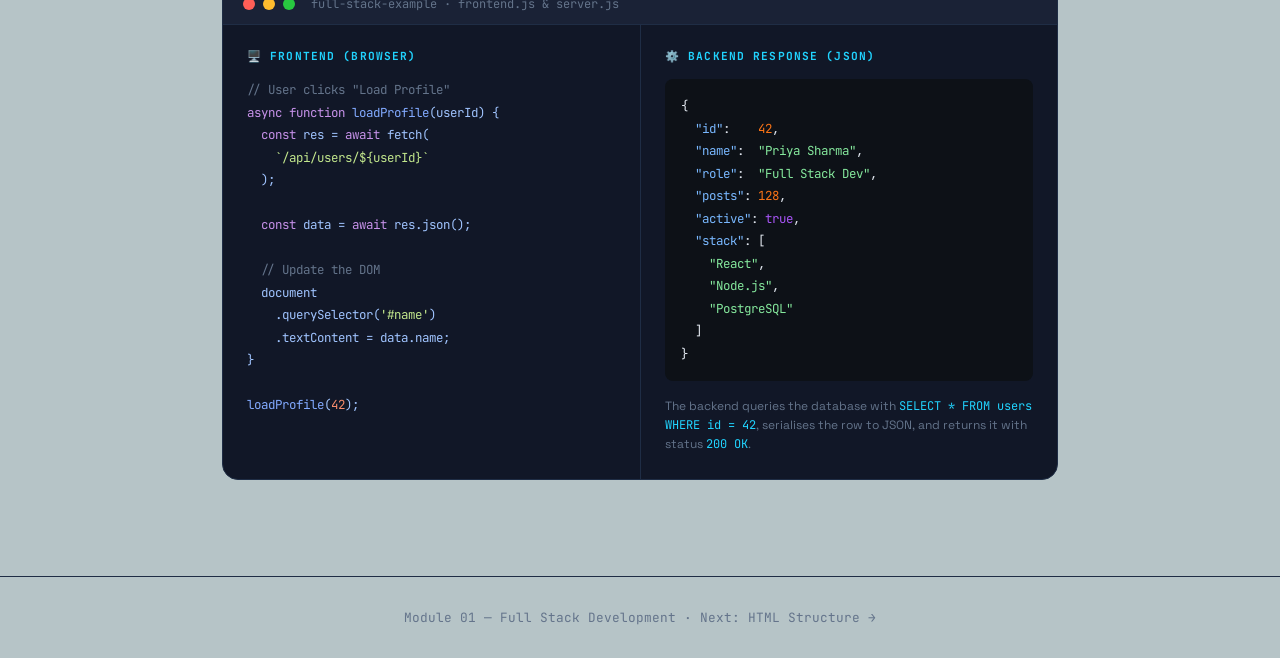
<file: fullstack.html>
<!DOCTYPE html>
<html lang="en">
<head>
<meta charset="UTF-8">
<meta name="viewport" content="width=device-width, initial-scale=1.0">
<title>Full Stack Development</title>
<link href="https://fonts.googleapis.com/css2?family=Space+Grotesk:wght@300;400;500;600;700&family=JetBrains+Mono:wght@400;700&display=swap" rel="stylesheet">
<style>
  *, *::before, *::after { box-sizing: border-box; margin: 0; padding: 0; }

  :root {
    --bg: #b6c4c7;
    --surface: #111727;
    --border: #1f2d45;
    --front: #21d4ff;
    --back: #a855f7;
    --db: #f97316;
    --text: #e2e8f0;
    --muted: #64748b;
    --accent: #21d4ff;
  }

  body {
    background: var(--bg);
    color: var(--text);
    font-family: 'Space Grotesk', sans-serif;
    min-height: 100vh;
    overflow-x: hidden;
  }

  /* HERO */
  .hero {
    position: relative;
    min-height: 100vh;
    display: flex;
    flex-direction: column;
    align-items: center;
    justify-content: center;
    text-align: center;
    padding: 2rem;
    overflow: hidden;
  }

  .hero::before {
    content: '';
    position: absolute;
    inset: 0;
    background:
      radial-gradient(ellipse 60% 40% at 20% 50%, rgba(33,212,255,0.12) 0%, transparent 60%),
      radial-gradient(ellipse 60% 40% at 80% 50%, rgba(168,85,247,0.12) 0%, transparent 60%);
    pointer-events: none;
  }

  .hero-label {
    font-family: 'JetBrains Mono', monospace;
    font-size: 0.75rem;
    letter-spacing: 0.2em;
    color: var(--front);
    text-transform: uppercase;
    margin-bottom: 1.5rem;
    opacity: 0.8;
  }

  .hero h1 {
    font-size: clamp(2.5rem, 7vw, 5.5rem);
    font-weight: 700;
    line-height: 1.05;
    margin-bottom: 1.5rem;
    background: linear-gradient(135deg, #21d4ff 0%, #a855f7 50%, #f97316 100%);
    -webkit-background-clip: text;
    -webkit-text-fill-color: transparent;
    background-clip: text;
  }

  .hero p {
    font-size: 1.15rem;
    color: var(--muted);
    max-width: 560px;
    line-height: 1.7;
    margin-bottom: 2.5rem;
  }

  .scroll-hint {
    position: absolute;
    bottom: 2rem;
    left: 50%;
    transform: translateX(-50%);
    display: flex;
    flex-direction: column;
    align-items: center;
    gap: 0.5rem;
    color: var(--muted);
    font-size: 0.75rem;
    font-family: 'JetBrains Mono', monospace;
    animation: bounce 2s infinite;
  }
  .scroll-hint::after {
    content: '↓';
    font-size: 1.2rem;
  }

  @keyframes bounce {
    0%, 100% { transform: translateX(-50%) translateY(0); }
    50% { transform: translateX(-50%) translateY(6px); }
  }

  /* STACK DIAGRAM */
  .diagram-section {
    padding: 5rem 2rem;
    max-width: 900px;
    margin: 0 auto;
  }

  .section-label {
    font-family: 'JetBrains Mono', monospace;
    font-size: 0.7rem;
    color: var(--accent);
    letter-spacing: 0.2em;
    text-transform: uppercase;
    margin-bottom: 1rem;
  }

  .section-title {
    font-size: 2rem;
    font-weight: 700;
    margin-bottom: 1rem;
    color: var(--text);
  }

  .section-desc {
    color: var(--muted);
    font-size: 1rem;
    line-height: 1.7;
    margin-bottom: 3rem;
  }

  /* LAYER CARDS */
  .stack-layers {
    display: flex;
    flex-direction: column;
    gap: 0;
    position: relative;
  }

  .stack-layers::before {
    content: '';
    position: absolute;
    left: 50%;
    top: 0; bottom: 0;
    width: 2px;
    background: linear-gradient(to bottom, var(--front), var(--back), var(--db));
    transform: translateX(-50%);
    opacity: 0.3;
  }

  .layer {
    display: grid;
    grid-template-columns: 1fr 60px 1fr;
    align-items: center;
    gap: 1rem;
    padding: 1.5rem 0;
  }

  .layer-card {
    background: var(--surface);
    border: 1px solid var(--border);
    border-radius: 12px;
    padding: 1.5rem;
    transition: transform 0.3s, border-color 0.3s;
  }
  .layer-card:hover { transform: translateY(-3px); }

  .layer-card.frontend { border-color: rgba(33,212,255,0.3); }
  .layer-card.frontend:hover { border-color: var(--front); }

  .layer-card.backend { border-color: rgba(168,85,247,0.3); }
  .layer-card.backend:hover { border-color: var(--back); }

  .layer-card.database { border-color: rgba(249,115,22,0.3); }
  .layer-card.database:hover { border-color: var(--db); }

  .layer-icon {
    width: 60px; height: 60px;
    border-radius: 50%;
    display: flex; align-items: center; justify-content: center;
    font-size: 1.5rem;
    margin: 0 auto;
    position: relative;
    z-index: 1;
    background: var(--bg);
    border: 2px solid var(--border);
  }

  .layer-card h3 {
    font-size: 1rem;
    font-weight: 600;
    margin-bottom: 0.5rem;
  }
  .layer-card.frontend h3 { color: var(--front); }
  .layer-card.backend h3 { color: var(--back); }
  .layer-card.database h3 { color: var(--db); }

  .layer-card p {
    font-size: 0.85rem;
    color: var(--muted);
    line-height: 1.6;
  }

  .tag-list {
    display: flex;
    flex-wrap: wrap;
    gap: 0.4rem;
    margin-top: 0.75rem;
  }
  .tag {
    font-family: 'JetBrains Mono', monospace;
    font-size: 0.65rem;
    padding: 0.2rem 0.5rem;
    border-radius: 4px;
    border: 1px solid;
  }
  .frontend .tag { border-color: rgba(33,212,255,0.3); color: var(--front); background: rgba(33,212,255,0.05); }
  .backend .tag { border-color: rgba(168,85,247,0.3); color: var(--back); background: rgba(168,85,247,0.05); }
  .database .tag { border-color: rgba(249,115,22,0.3); color: var(--db); background: rgba(249,115,22,0.05); }

  /* REQUEST FLOW */
  .flow-section {
    background: var(--surface);
    border-top: 1px solid var(--border);
    border-bottom: 1px solid var(--border);
    padding: 5rem 2rem;
    margin: 4rem 0;
  }

  .flow-inner {
    max-width: 900px;
    margin: 0 auto;
  }

  .flow-steps {
    display: flex;
    align-items: center;
    justify-content: space-between;
    margin-top: 3rem;
    position: relative;
    flex-wrap: wrap;
    gap: 1rem;
  }

  .flow-step {
    flex: 1;
    min-width: 120px;
    text-align: center;
    position: relative;
  }

  .flow-step:not(:last-child)::after {
    content: '→';
    position: absolute;
    right: -0.5rem;
    top: 50%;
    transform: translateY(-50%);
    color: var(--muted);
    font-size: 1.2rem;
  }

  .flow-bubble {
    width: 64px; height: 64px;
    border-radius: 50%;
    margin: 0 auto 0.75rem;
    display: flex;
    align-items: center;
    justify-content: center;
    font-size: 1.5rem;
    border: 2px solid var(--border);
    background: var(--bg);
    position: relative;
  }

  .flow-bubble.active {
    animation: pulse-glow 2s infinite;
  }

  @keyframes pulse-glow {
    0%, 100% { box-shadow: 0 0 0 0 rgba(33,212,255,0.3); border-color: var(--front); }
    50% { box-shadow: 0 0 20px 4px rgba(33,212,255,0.15); border-color: var(--front); }
  }

  .flow-step h4 {
    font-size: 0.8rem;
    font-weight: 600;
    color: var(--text);
    margin-bottom: 0.3rem;
  }
  .flow-step p {
    font-size: 0.7rem;
    color: var(--muted);
  }

  /* ROLES */
  .roles-section {
    max-width: 900px;
    margin: 0 auto;
    padding: 4rem 2rem;
  }

  .roles-grid {
    display: grid;
    grid-template-columns: repeat(auto-fit, minmax(240px, 1fr));
    gap: 1.5rem;
    margin-top: 2.5rem;
  }

  .role-card {
    background: var(--surface);
    border: 1px solid var(--border);
    border-radius: 12px;
    padding: 1.75rem;
    position: relative;
    overflow: hidden;
  }

  .role-card::before {
    content: '';
    position: absolute;
    top: 0; left: 0; right: 0;
    height: 3px;
  }

  .role-card.fe::before { background: var(--front); }
  .role-card.be::before { background: var(--back); }
  .role-card.fs::before { background: linear-gradient(to right, var(--front), var(--back)); }

  .role-emoji { font-size: 2rem; margin-bottom: 1rem; }
  .role-card h3 { font-size: 1rem; font-weight: 600; margin-bottom: 0.5rem; color: var(--text); }
  .role-card p { font-size: 0.85rem; color: var(--muted); line-height: 1.6; }

  /* LIVE DEMO */
  .demo-section {
    max-width: 900px;
    margin: 0 auto;
    padding: 0 2rem 6rem;
  }

  .demo-box {
    background: var(--surface);
    border: 1px solid var(--border);
    border-radius: 16px;
    overflow: hidden;
    margin-top: 2rem;
  }

  .demo-bar {
    background: #1a2236;
    border-bottom: 1px solid var(--border);
    padding: 0.75rem 1.25rem;
    display: flex;
    align-items: center;
    gap: 0.5rem;
  }

  .demo-dot { width: 12px; height: 12px; border-radius: 50%; }
  .demo-dot.r { background: #ff5f57; }
  .demo-dot.y { background: #febc2e; }
  .demo-dot.g { background: #28c840; }

  .demo-title { font-family: 'JetBrains Mono', monospace; font-size: 0.75rem; color: var(--muted); margin-left: 0.5rem; }

  .demo-content {
    display: grid;
    grid-template-columns: 1fr 1fr;
    min-height: 340px;
  }

  @media (max-width: 600px) { .demo-content { grid-template-columns: 1fr; } }

  .demo-pane {
    padding: 1.5rem;
  }

  .demo-pane + .demo-pane {
    border-left: 1px solid var(--border);
  }

  .demo-pane h4 {
    font-family: 'JetBrains Mono', monospace;
    font-size: 0.7rem;
    color: var(--accent);
    text-transform: uppercase;
    letter-spacing: 0.1em;
    margin-bottom: 1rem;
  }

  .demo-pane pre {
    font-family: 'JetBrains Mono', monospace;
    font-size: 0.78rem;
    color: #a0c4ff;
    line-height: 1.8;
    white-space: pre-wrap;
  }

  .demo-pane pre .kw { color: #c792ea; }
  .demo-pane pre .fn { color: #82aaff; }
  .demo-pane pre .str { color: #c3e88d; }
  .demo-pane pre .cm { color: var(--muted); }
  .demo-pane pre .num { color: #f78c6c; }

  .api-output {
    background: #0d1117;
    border-radius: 8px;
    padding: 1rem;
    margin-top: 0.5rem;
  }

  .api-key { color: #79b8ff; }
  .api-val { color: #9ecbff; }
  .api-str { color: #85e89d; }
  .api-num { color: #f97316; }
  .api-bool { color: #a855f7; }

  footer {
    text-align: center;
    padding: 2rem;
    color: var(--muted);
    font-size: 0.8rem;
    border-top: 1px solid var(--border);
    font-family: 'JetBrains Mono', monospace;
  }
</style>
</head>
<body>

<!-- HERO -->
<section class="hero">
  <div class="hero-label">Module 01 — Foundations</div>
  <h1>Full Stack<br>Development</h1>
  <p>Building complete web applications — from the pixels a user taps to the database that stores their data. One developer, every layer.</p>
  <div class="scroll-hint">scroll</div>
</section>

<!-- STACK LAYERS -->
<section class="diagram-section">
  <div class="section-label">The Stack</div>
  <h2 class="section-title">Three Layers, One Application</h2>
  <p class="section-desc">
    A "stack" is the combination of technologies used to build a complete web application. Each layer has a specific role, and full-stack developers understand all three.
  </p>

  <div class="stack-layers">
    <!-- Frontend -->
    <div class="layer">
      <div class="layer-card frontend">
        <h3>Frontend</h3>
        <p>Everything a user sees and interacts with — rendered in the browser. The UI, layouts, animations, and client-side logic.</p>
        <div class="tag-list">
          <span class="tag">HTML</span>
          <span class="tag">CSS</span>
          <span class="tag">JavaScript</span>
          <span class="tag">React</span>
          <span class="tag">Vue</span>
        </div>
      </div>
      <div class="layer-icon">🖥️</div>
      <div style="opacity:0"></div>
    </div>

    <!-- Backend -->
    <div class="layer">
      <div style="opacity:0"></div>
      <div class="layer-icon">⚙️</div>
      <div class="layer-card backend">
        <h3>Backend</h3>
        <p>Server-side logic that processes requests, enforces business rules, and returns data to the frontend via APIs.</p>
        <div class="tag-list">
          <span class="tag">Node.js</span>
          <span class="tag">Python</span>
          <span class="tag">PHP</span>
          <span class="tag">REST API</span>
          <span class="tag">GraphQL</span>
        </div>
      </div>
    </div>

    <!-- Database -->
    <div class="layer">
      <div class="layer-card database">
        <h3>Database</h3>
        <p>Persistent storage for all application data — users, content, orders. The long-term memory of the application.</p>
        <div class="tag-list">
          <span class="tag">MySQL</span>
          <span class="tag">PostgreSQL</span>
          <span class="tag">MongoDB</span>
          <span class="tag">Redis</span>
        </div>
      </div>
      <div class="layer-icon">🗄️</div>
      <div style="opacity:0"></div>
    </div>
  </div>
</section>

<!-- REQUEST FLOW -->
<section class="flow-section">
  <div class="flow-inner">
    <div class="section-label">How It Works</div>
    <h2 class="section-title">The Request–Response Cycle</h2>
    <p class="section-desc">Every time you load a web page, this exact flow happens in milliseconds.</p>

    <div class="flow-steps">
      <div class="flow-step">
        <div class="flow-bubble active">👤</div>
        <h4>User</h4>
        <p>Opens browser, clicks a link</p>
      </div>
      <div class="flow-step">
        <div class="flow-bubble">🌐</div>
        <h4>Browser</h4>
        <p>Sends HTTP request</p>
      </div>
      <div class="flow-step">
        <div class="flow-bubble">⚙️</div>
        <h4>Server</h4>
        <p>Processes the request</p>
      </div>
      <div class="flow-step">
        <div class="flow-bubble">🗄️</div>
        <h4>Database</h4>
        <p>Returns queried data</p>
      </div>
      <div class="flow-step">
        <div class="flow-bubble">📦</div>
        <h4>Response</h4>
        <p>JSON/HTML sent back</p>
      </div>
      <div class="flow-step">
        <div class="flow-bubble">✅</div>
        <h4>Rendered</h4>
        <p>Page displays to user</p>
      </div>
    </div>
  </div>
</section>

<!-- ROLES -->
<section class="roles-section">
  <div class="section-label">Career Paths</div>
  <h2 class="section-title">Developer Roles</h2>

  <div class="roles-grid">
    <div class="role-card fe">
      <div class="role-emoji">🎨</div>
      <h3>Frontend Developer</h3>
      <p>Specialises in UI/UX, visual design, browser APIs, and user interaction. Masters HTML, CSS, and JavaScript frameworks.</p>
    </div>
    <div class="role-card be">
      <div class="role-emoji">🔧</div>
      <h3>Backend Developer</h3>
      <p>Builds APIs, manages databases, handles authentication, and ensures the server-side logic is secure and scalable.</p>
    </div>
    <div class="role-card fs">
      <div class="role-emoji">⚡</div>
      <h3>Full Stack Developer</h3>
      <p>Works across all layers. Can build an entire feature from database schema to polished UI — the most versatile role.</p>
    </div>
  </div>
</section>

<!-- LIVE CODE DEMO -->
<section class="demo-section">
  <div class="section-label">Live Example</div>
  <h2 class="section-title">A Request in Code</h2>
  <p class="section-desc">This demonstrates how a frontend fetch call maps to a backend handler, which queries a database and returns JSON data.</p>

  <div class="demo-box">
    <div class="demo-bar">
      <div class="demo-dot r"></div>
      <div class="demo-dot y"></div>
      <div class="demo-dot g"></div>
      <span class="demo-title">full-stack-example · frontend.js & server.js</span>
    </div>
    <div class="demo-content">
      <div class="demo-pane">
        <h4>🖥️ Frontend (browser)</h4>
        <pre>
<span class="cm">// User clicks "Load Profile"</span>
<span class="kw">async function</span> <span class="fn">loadProfile</span>(userId) {
  <span class="kw">const</span> res = <span class="kw">await</span> fetch(
    <span class="str">`/api/users/${userId}`</span>
  );

  <span class="kw">const</span> data = <span class="kw">await</span> res.json();

  <span class="cm">// Update the DOM</span>
  document
    .querySelector(<span class="str">'#name'</span>)
    .textContent = data.name;
}

<span class="fn">loadProfile</span>(<span class="num">42</span>);
        </pre>
      </div>
      <div class="demo-pane">
        <h4>⚙️ Backend Response (JSON)</h4>
        <div class="api-output">
          <pre style="color:#e2e8f0; font-family:'JetBrains Mono',monospace; font-size:0.78rem; line-height:1.8;">{
  <span class="api-key">"id"</span>:    <span class="api-num">42</span>,
  <span class="api-key">"name"</span>:  <span class="api-str">"Priya Sharma"</span>,
  <span class="api-key">"role"</span>:  <span class="api-str">"Full Stack Dev"</span>,
  <span class="api-key">"posts"</span>: <span class="api-num">128</span>,
  <span class="api-key">"active"</span>:<span class="api-bool"> true</span>,
  <span class="api-key">"stack"</span>: [
    <span class="api-str">"React"</span>,
    <span class="api-str">"Node.js"</span>,
    <span class="api-str">"PostgreSQL"</span>
  ]
}</pre>
        </div>
        <p style="color:var(--muted); font-size:0.75rem; margin-top:1rem; line-height:1.6;">
          The backend queries the database with <code style="color:var(--front); font-family:'JetBrains Mono',monospace;">SELECT * FROM users WHERE id = 42</code>, serialises the row to JSON, and returns it with status <code style="color:var(--front); font-family:'JetBrains Mono',monospace;">200 OK</code>.
        </p>
      </div>
    </div>
  </div>
</section>

<footer>Module 01 — Full Stack Development · Next: HTML Structure →</footer>

</body>
</html>
</file>
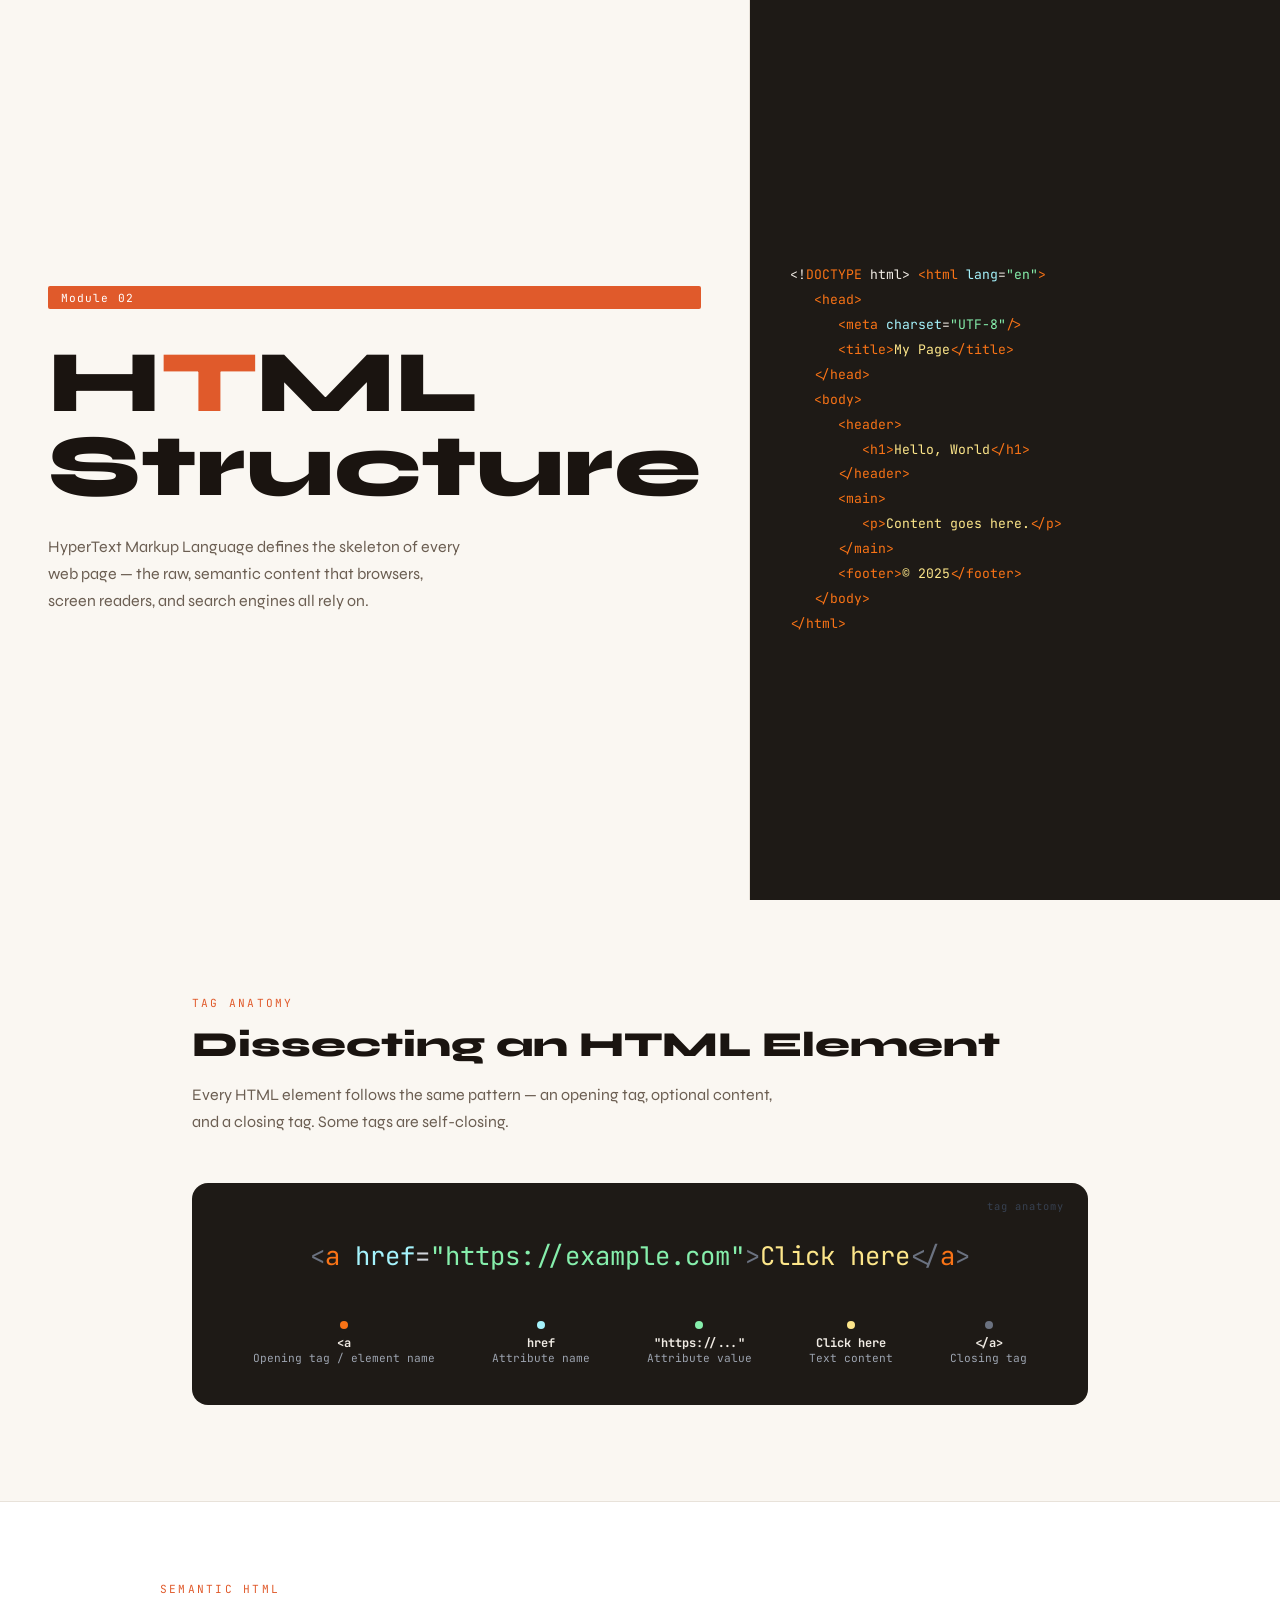
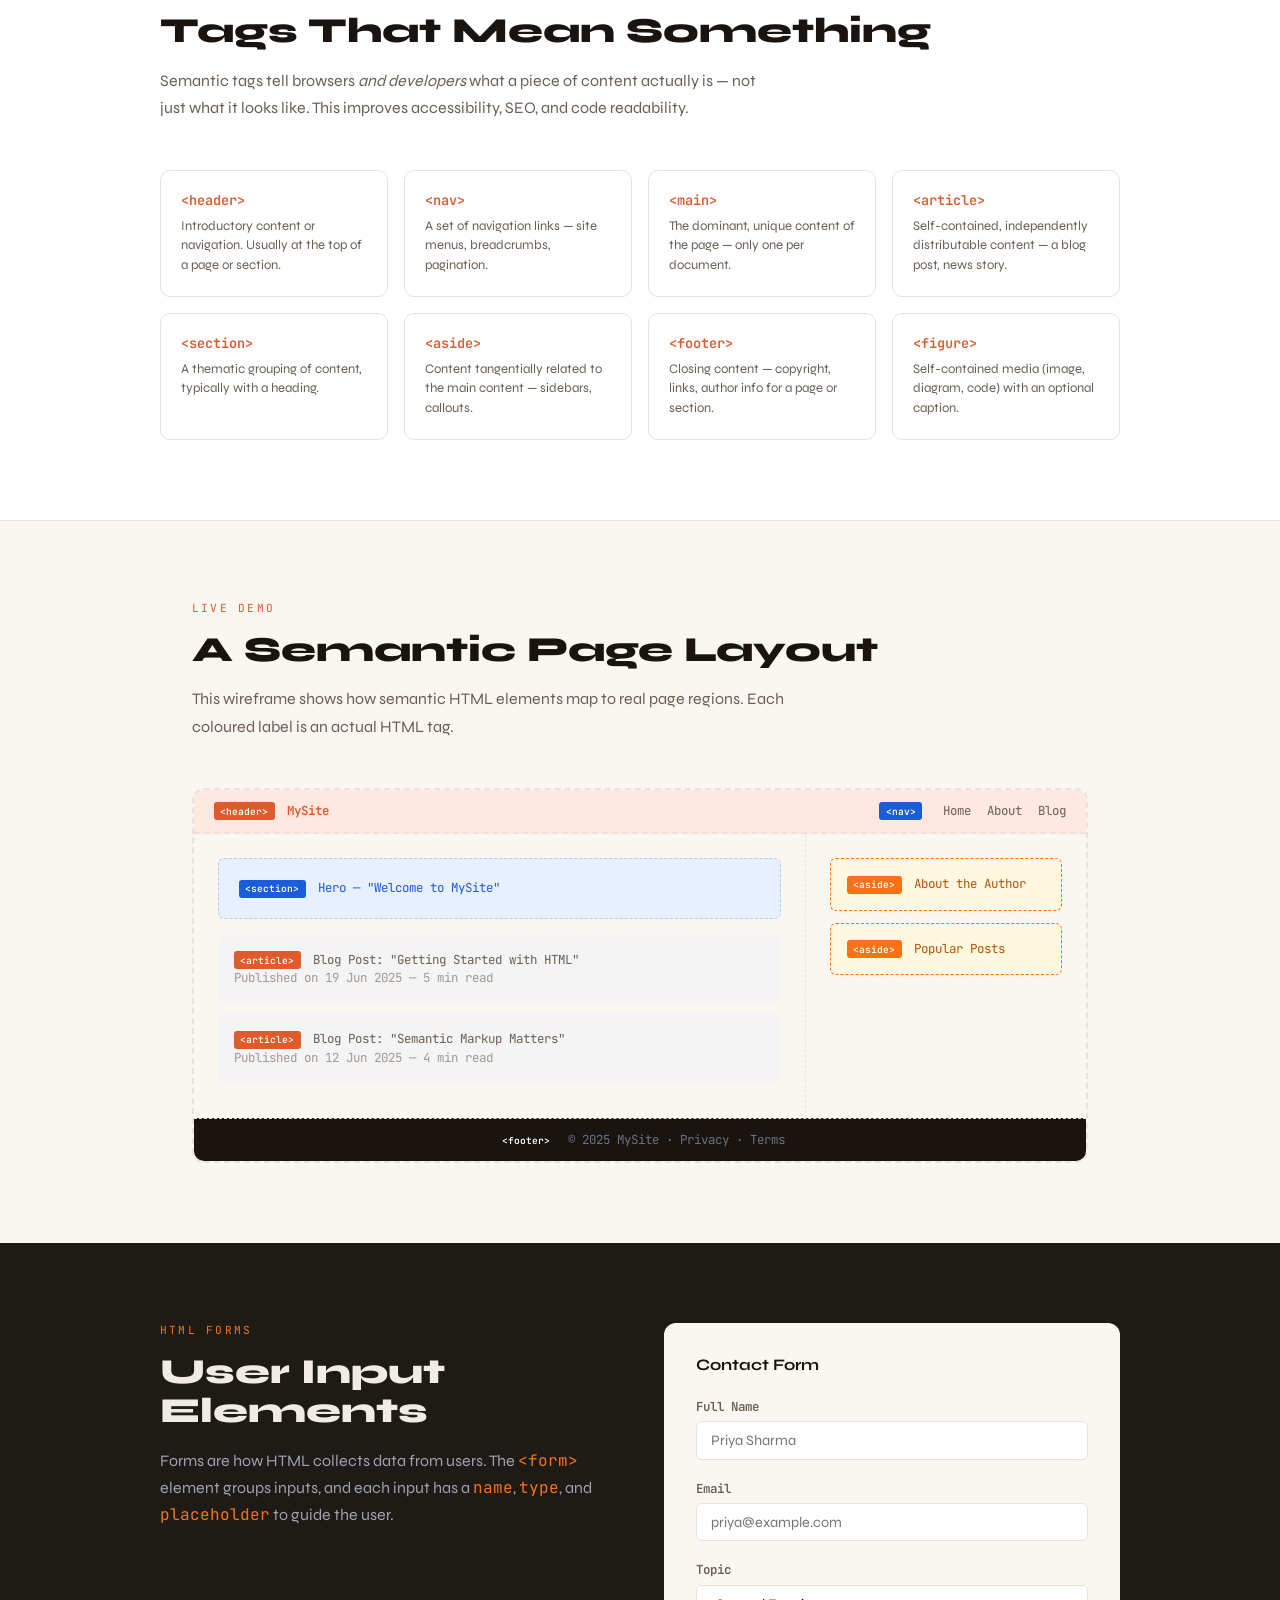
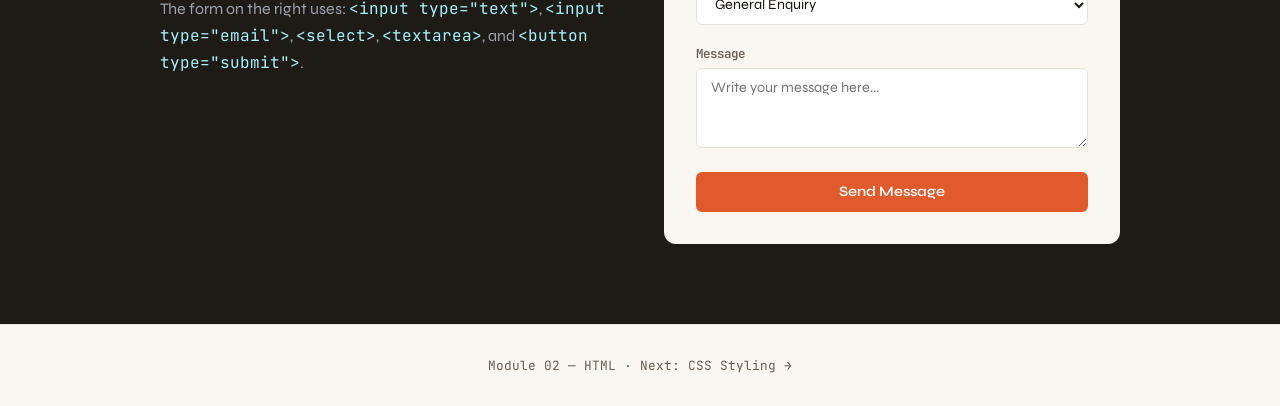
<file: html.html>
<!DOCTYPE html>
<html lang="en">
<head>
<meta charset="UTF-8">
<meta name="viewport" content="width=device-width, initial-scale=1.0">
<title>HTML — Structure of the Web</title>
<link href="https://fonts.googleapis.com/css2?family=Syne:wght@400;600;700;800&family=JetBrains+Mono:wght@400;600&display=swap" rel="stylesheet">
<style>
  *, *::before, *::after { box-sizing: border-box; margin: 0; padding: 0; }

  :root {
    --bg: #faf7f2;
    --surface: #ffffff;
    --ink: #1a1410;
    --mid: #6b5e52;
    --faint: #e8e2da;
    --accent: #e05a2b;
    --accent2: #1a5cdb;
    --mono-bg: #1e1a16;
    --mono-fg: #f0ebe4;
  }

  body {
    background: var(--bg);
    color: var(--ink);
    font-family: 'Syne', sans-serif;
    overflow-x: hidden;
  }

  /* HERO */
  .hero {
    min-height: 100vh;
    display: grid;
    grid-template-columns: 1fr 1fr;
    overflow: hidden;
  }

  @media (max-width: 700px) {
    .hero { grid-template-columns: 1fr; }
    .hero-visual { min-height: 40vh; }
  }

  .hero-text {
    padding: 4rem 3rem;
    display: flex;
    flex-direction: column;
    justify-content: center;
    border-right: 1px solid var(--faint);
  }

  .badge {
    display: inline-block;
    background: var(--accent);
    color: #fff;
    font-family: 'JetBrains Mono', monospace;
    font-size: 0.7rem;
    padding: 0.3rem 0.8rem;
    border-radius: 2px;
    letter-spacing: 0.1em;
    margin-bottom: 2rem;
  }

  .hero-text h1 {
    font-size: clamp(3rem, 7vw, 5.5rem);
    font-weight: 800;
    line-height: 0.95;
    margin-bottom: 1.5rem;
    color: var(--ink);
  }

  .hero-text h1 em {
    font-style: normal;
    color: var(--accent);
  }

  .hero-text p {
    font-size: 1rem;
    color: var(--mid);
    line-height: 1.7;
    max-width: 420px;
  }

  .hero-visual {
    background: var(--mono-bg);
    padding: 3rem 2.5rem;
    display: flex;
    flex-direction: column;
    justify-content: center;
  }

  .code-file {
    font-family: 'JetBrains Mono', monospace;
    font-size: 0.82rem;
    line-height: 1.9;
    color: var(--mono-fg);
  }

  .code-file .tag-o  { color: #f97316; }
  .code-file .tag-c  { color: #f97316; }
  .code-file .attr   { color: #a5f3fc; }
  .code-file .val    { color: #86efac; }
  .code-file .cm     { color: #6b7280; }
  .code-file .txt    { color: #fde68a; }
  .code-file .ind    { padding-left: 1.5rem; display: block; }
  .code-file .ind2   { padding-left: 3rem; display: block; }
  .code-file .ind3   { padding-left: 4.5rem; display: block; }

  /* ANATOMY */
  .anatomy-section {
    max-width: 960px;
    margin: 0 auto;
    padding: 6rem 2rem;
  }

  .eyebrow {
    font-family: 'JetBrains Mono', monospace;
    font-size: 0.7rem;
    letter-spacing: 0.2em;
    text-transform: uppercase;
    color: var(--accent);
    margin-bottom: 1rem;
  }

  h2.section-title {
    font-size: 2.2rem;
    font-weight: 800;
    color: var(--ink);
    margin-bottom: 1rem;
    line-height: 1.1;
  }

  .desc {
    color: var(--mid);
    font-size: 1rem;
    line-height: 1.7;
    max-width: 600px;
    margin-bottom: 3rem;
  }

  /* TAG ANATOMY DIAGRAM */
  .anatomy-diagram {
    background: var(--mono-bg);
    border-radius: 16px;
    padding: 2.5rem;
    position: relative;
    overflow: hidden;
  }

  .anatomy-diagram::before {
    content: 'tag anatomy';
    position: absolute;
    top: 1rem; right: 1.5rem;
    font-family: 'JetBrains Mono', monospace;
    font-size: 0.65rem;
    color: #374151;
    letter-spacing: 0.1em;
  }

  .tag-display {
    font-family: 'JetBrains Mono', monospace;
    font-size: clamp(1.1rem, 3vw, 1.6rem);
    color: var(--mono-fg);
    text-align: center;
    margin-bottom: 2rem;
    white-space: nowrap;
    overflow-x: auto;
    padding: 1rem;
  }

  .tag-display .t-angle { color: #6b7280; }
  .tag-display .t-name  { color: #f97316; }
  .tag-display .t-attr  { color: #a5f3fc; }
  .tag-display .t-eq    { color: #d1d5db; }
  .tag-display .t-val   { color: #86efac; }
  .tag-display .t-text  { color: #fde68a; }
  .tag-display .t-slash { color: #6b7280; }

  .anatomy-labels {
    display: flex;
    justify-content: space-around;
    flex-wrap: wrap;
    gap: 1rem;
    margin-top: 1rem;
  }

  .anatomy-label {
    text-align: center;
  }

  .anatomy-label .dot {
    width: 8px; height: 8px;
    border-radius: 50%;
    margin: 0 auto 0.4rem;
  }

  .anatomy-label span {
    display: block;
    font-family: 'JetBrains Mono', monospace;
    font-size: 0.7rem;
    color: #9ca3af;
  }

  .anatomy-label strong {
    display: block;
    font-size: 0.75rem;
    font-family: 'JetBrains Mono', monospace;
    color: var(--mono-fg);
  }

  /* SEMANTIC TAGS */
  .semantic-section {
    background: var(--surface);
    border-top: 1px solid var(--faint);
    border-bottom: 1px solid var(--faint);
    padding: 5rem 2rem;
  }

  .semantic-inner {
    max-width: 960px;
    margin: 0 auto;
  }

  .semantic-grid {
    display: grid;
    grid-template-columns: repeat(auto-fill, minmax(200px, 1fr));
    gap: 1rem;
    margin-top: 2.5rem;
  }

  .sem-card {
    border: 1.5px solid var(--faint);
    border-radius: 10px;
    padding: 1.25rem;
    transition: border-color 0.2s, box-shadow 0.2s;
    cursor: default;
  }

  .sem-card:hover {
    border-color: var(--accent);
    box-shadow: 0 4px 20px rgba(224,90,43,0.1);
  }

  .sem-tag {
    font-family: 'JetBrains Mono', monospace;
    font-size: 0.85rem;
    color: var(--accent);
    font-weight: 600;
    margin-bottom: 0.5rem;
  }

  .sem-card p {
    font-size: 0.82rem;
    color: var(--mid);
    line-height: 1.5;
  }

  /* PAGE WIREFRAME DEMO */
  .wireframe-section {
    max-width: 960px;
    margin: 0 auto;
    padding: 5rem 2rem;
  }

  .wireframe {
    border: 2px dashed var(--faint);
    border-radius: 12px;
    overflow: hidden;
    margin-top: 2.5rem;
    font-family: 'JetBrains Mono', monospace;
    font-size: 0.78rem;
  }

  .wf-header {
    background: #ffe8df;
    border-bottom: 2px dashed var(--faint);
    padding: 0.75rem 1.25rem;
    display: flex;
    justify-content: space-between;
    align-items: center;
  }
  .wf-header .wf-label { color: var(--accent); font-weight: 600; }
  .wf-nav { display: flex; gap: 1rem; color: var(--mid); }

  .wf-body {
    display: grid;
    grid-template-columns: 1fr 280px;
    gap: 0;
  }

  @media(max-width:600px) { .wf-body { grid-template-columns: 1fr; } }

  .wf-main {
    padding: 1.5rem;
    border-right: 1px dashed var(--faint);
  }

  .wf-hero-block {
    background: #e8effe;
    border: 1px dashed #1a5cdb40;
    border-radius: 6px;
    padding: 1.25rem;
    margin-bottom: 1rem;
    color: var(--accent2);
  }

  .wf-article {
    background: #f4f4f4;
    border-radius: 6px;
    padding: 1rem;
    margin-bottom: 0.75rem;
    color: var(--mid);
  }

  .wf-sidebar {
    padding: 1.5rem;
    background: #faf7f2;
  }

  .wf-aside {
    background: #fff8e1;
    border: 1px dashed #f97316;
    border-radius: 6px;
    padding: 1rem;
    margin-bottom: 0.75rem;
    color: #b45309;
  }

  .wf-footer {
    background: var(--ink);
    color: #6b7280;
    padding: 0.75rem 1.25rem;
    border-top: 1px dashed var(--faint);
    text-align: center;
  }

  .wf-tag {
    display: inline-block;
    font-size: 0.6rem;
    padding: 0.15rem 0.4rem;
    border-radius: 3px;
    font-weight: 600;
    margin-right: 0.3rem;
    vertical-align: middle;
  }
  .wf-tag.r { background: var(--accent); color: #fff; }
  .wf-tag.b { background: var(--accent2); color: #fff; }
  .wf-tag.o { background: #f97316; color: #fff; }
  .wf-tag.d { background: var(--ink); color: #fff; }

  /* FORMS DEMO */
  .forms-section {
    background: var(--mono-bg);
    padding: 5rem 2rem;
  }

  .forms-inner {
    max-width: 960px;
    margin: 0 auto;
    display: grid;
    grid-template-columns: 1fr 1fr;
    gap: 3rem;
    align-items: start;
  }

  @media(max-width:700px) { .forms-inner { grid-template-columns: 1fr; } }

  .forms-inner .eyebrow, .forms-inner h2, .forms-inner .desc { color: var(--mono-fg); }
  .forms-inner .eyebrow { color: #f97316; }
  .forms-inner .desc { color: #9ca3af; }

  .live-form {
    background: var(--bg);
    border-radius: 12px;
    padding: 2rem;
  }

  .live-form h3 {
    font-size: 1rem;
    font-weight: 700;
    margin-bottom: 1.5rem;
    color: var(--ink);
  }

  .form-group {
    margin-bottom: 1.25rem;
  }

  .form-group label {
    display: block;
    font-size: 0.78rem;
    font-weight: 600;
    color: var(--mid);
    margin-bottom: 0.4rem;
    font-family: 'JetBrains Mono', monospace;
  }

  .form-group input,
  .form-group select,
  .form-group textarea {
    width: 100%;
    padding: 0.6rem 0.9rem;
    border: 1.5px solid var(--faint);
    border-radius: 6px;
    font-family: 'Syne', sans-serif;
    font-size: 0.9rem;
    color: var(--ink);
    background: #fff;
    transition: border-color 0.2s;
    outline: none;
  }

  .form-group input:focus,
  .form-group select:focus,
  .form-group textarea:focus {
    border-color: var(--accent);
  }

  .form-group textarea { resize: vertical; min-height: 80px; }

  .submit-btn {
    background: var(--accent);
    color: #fff;
    border: none;
    padding: 0.7rem 1.5rem;
    border-radius: 6px;
    font-family: 'Syne', sans-serif;
    font-size: 0.9rem;
    font-weight: 600;
    cursor: pointer;
    width: 100%;
    transition: background 0.2s;
  }

  .submit-btn:hover { background: #c04a20; }

  footer {
    text-align: center;
    padding: 2rem;
    color: var(--mid);
    font-size: 0.8rem;
    border-top: 1px solid var(--faint);
    font-family: 'JetBrains Mono', monospace;
  }
</style>
</head>
<body>

<!-- HERO -->
<section class="hero">
  <div class="hero-text">
    <span class="badge">Module 02</span>
    <h1>H<em>T</em>ML<br>Structure</h1>
    <p>HyperText Markup Language defines the skeleton of every web page — the raw, semantic content that browsers, screen readers, and search engines all rely on.</p>
  </div>
  <div class="hero-visual">
    <div class="code-file">
<span>&lt;!<span class="tag-o">DOCTYPE</span> html&gt;</span>
<span><span class="tag-o">&lt;html</span> <span class="attr">lang</span>=<span class="val">"en"</span><span class="tag-c">&gt;</span></span>
<span class="ind"><span class="tag-o">&lt;head&gt;</span></span>
<span class="ind2"><span class="tag-o">&lt;meta</span> <span class="attr">charset</span>=<span class="val">"UTF-8"</span><span class="tag-c">/&gt;</span></span>
<span class="ind2"><span class="tag-o">&lt;title&gt;</span><span class="txt">My Page</span><span class="tag-c">&lt;/title&gt;</span></span>
<span class="ind"><span class="tag-c">&lt;/head&gt;</span></span>
<span class="ind"><span class="tag-o">&lt;body&gt;</span></span>
<span class="ind2"><span class="tag-o">&lt;header&gt;</span></span>
<span class="ind3"><span class="tag-o">&lt;h1&gt;</span><span class="txt">Hello, World</span><span class="tag-c">&lt;/h1&gt;</span></span>
<span class="ind2"><span class="tag-c">&lt;/header&gt;</span></span>
<span class="ind2"><span class="tag-o">&lt;main&gt;</span></span>
<span class="ind3"><span class="tag-o">&lt;p&gt;</span><span class="txt">Content goes here.</span><span class="tag-c">&lt;/p&gt;</span></span>
<span class="ind2"><span class="tag-c">&lt;/main&gt;</span></span>
<span class="ind2"><span class="tag-o">&lt;footer&gt;</span><span class="txt">© 2025</span><span class="tag-c">&lt;/footer&gt;</span></span>
<span class="ind"><span class="tag-c">&lt;/body&gt;</span></span>
<span><span class="tag-c">&lt;/html&gt;</span></span>
    </div>
  </div>
</section>

<!-- TAG ANATOMY -->
<section class="anatomy-section">
  <div class="eyebrow">Tag Anatomy</div>
  <h2 class="section-title">Dissecting an HTML Element</h2>
  <p class="desc">Every HTML element follows the same pattern — an opening tag, optional content, and a closing tag. Some tags are self-closing.</p>

  <div class="anatomy-diagram">
    <div class="tag-display">
      <span class="t-angle">&lt;</span><span class="t-name">a</span>&nbsp;<span class="t-attr">href</span><span class="t-eq">=</span><span class="t-val">"https://example.com"</span><span class="t-angle">&gt;</span><span class="t-text">Click here</span><span class="t-angle">&lt;/</span><span class="t-name">a</span><span class="t-angle">&gt;</span>
    </div>
    <div class="anatomy-labels">
      <div class="anatomy-label">
        <div class="dot" style="background:#f97316"></div>
        <strong>&lt;a</strong>
        <span>Opening tag / element name</span>
      </div>
      <div class="anatomy-label">
        <div class="dot" style="background:#a5f3fc"></div>
        <strong>href</strong>
        <span>Attribute name</span>
      </div>
      <div class="anatomy-label">
        <div class="dot" style="background:#86efac"></div>
        <strong>"https://..."</strong>
        <span>Attribute value</span>
      </div>
      <div class="anatomy-label">
        <div class="dot" style="background:#fde68a"></div>
        <strong>Click here</strong>
        <span>Text content</span>
      </div>
      <div class="anatomy-label">
        <div class="dot" style="background:#6b7280"></div>
        <strong>&lt;/a&gt;</strong>
        <span>Closing tag</span>
      </div>
    </div>
  </div>
</section>

<!-- SEMANTIC TAGS -->
<section class="semantic-section">
  <div class="semantic-inner">
    <div class="eyebrow">Semantic HTML</div>
    <h2 class="section-title">Tags That Mean Something</h2>
    <p class="desc">Semantic tags tell browsers <em>and developers</em> what a piece of content actually is — not just what it looks like. This improves accessibility, SEO, and code readability.</p>

    <div class="semantic-grid">
      <div class="sem-card">
        <div class="sem-tag">&lt;header&gt;</div>
        <p>Introductory content or navigation. Usually at the top of a page or section.</p>
      </div>
      <div class="sem-card">
        <div class="sem-tag">&lt;nav&gt;</div>
        <p>A set of navigation links — site menus, breadcrumbs, pagination.</p>
      </div>
      <div class="sem-card">
        <div class="sem-tag">&lt;main&gt;</div>
        <p>The dominant, unique content of the page — only one per document.</p>
      </div>
      <div class="sem-card">
        <div class="sem-tag">&lt;article&gt;</div>
        <p>Self-contained, independently distributable content — a blog post, news story.</p>
      </div>
      <div class="sem-card">
        <div class="sem-tag">&lt;section&gt;</div>
        <p>A thematic grouping of content, typically with a heading.</p>
      </div>
      <div class="sem-card">
        <div class="sem-tag">&lt;aside&gt;</div>
        <p>Content tangentially related to the main content — sidebars, callouts.</p>
      </div>
      <div class="sem-card">
        <div class="sem-tag">&lt;footer&gt;</div>
        <p>Closing content — copyright, links, author info for a page or section.</p>
      </div>
      <div class="sem-card">
        <div class="sem-tag">&lt;figure&gt;</div>
        <p>Self-contained media (image, diagram, code) with an optional caption.</p>
      </div>
    </div>
  </div>
</section>

<!-- PAGE WIREFRAME -->
<section class="wireframe-section">
  <div class="eyebrow">Live Demo</div>
  <h2 class="section-title">A Semantic Page Layout</h2>
  <p class="desc">This wireframe shows how semantic HTML elements map to real page regions. Each coloured label is an actual HTML tag.</p>

  <div class="wireframe">
    <div class="wf-header">
      <span class="wf-label"><span class="wf-tag r">&lt;header&gt;</span> MySite</span>
      <div class="wf-nav">
        <span class="wf-tag b">&lt;nav&gt;</span>
        <span>Home</span><span>About</span><span>Blog</span>
      </div>
    </div>
    <div class="wf-body">
      <div class="wf-main">
        <div class="wf-hero-block">
          <span class="wf-tag b">&lt;section&gt;</span> Hero — "Welcome to MySite"
        </div>
        <div class="wf-article">
          <span class="wf-tag r">&lt;article&gt;</span> Blog Post: "Getting Started with HTML"<br>
          <span style="opacity:0.6">Published on 19 Jun 2025 — 5 min read</span>
        </div>
        <div class="wf-article">
          <span class="wf-tag r">&lt;article&gt;</span> Blog Post: "Semantic Markup Matters"<br>
          <span style="opacity:0.6">Published on 12 Jun 2025 — 4 min read</span>
        </div>
      </div>
      <div class="wf-sidebar">
        <div class="wf-aside">
          <span class="wf-tag o">&lt;aside&gt;</span> About the Author
        </div>
        <div class="wf-aside">
          <span class="wf-tag o">&lt;aside&gt;</span> Popular Posts
        </div>
      </div>
    </div>
    <div class="wf-footer">
      <span class="wf-tag d">&lt;footer&gt;</span> © 2025 MySite · Privacy · Terms
    </div>
  </div>
</section>

<!-- FORMS -->
<section class="forms-section">
  <div class="forms-inner">
    <div>
      <div class="eyebrow">HTML Forms</div>
      <h2 class="section-title" style="color:var(--mono-fg)">User Input Elements</h2>
      <p class="desc">Forms are how HTML collects data from users. The <code style="color:#f97316; font-family:'JetBrains Mono',monospace">&lt;form&gt;</code> element groups inputs, and each input has a <code style="color:#f97316; font-family:'JetBrains Mono',monospace">name</code>, <code style="color:#f97316; font-family:'JetBrains Mono',monospace">type</code>, and <code style="color:#f97316; font-family:'JetBrains Mono',monospace">placeholder</code> to guide the user.</p>
      <br>
      <p class="desc">The form on the right uses: <code style="color:#a5f3fc; font-family:'JetBrains Mono',monospace">&lt;input type="text"&gt;</code>, <code style="color:#a5f3fc; font-family:'JetBrains Mono',monospace">&lt;input type="email"&gt;</code>, <code style="color:#a5f3fc; font-family:'JetBrains Mono',monospace">&lt;select&gt;</code>, <code style="color:#a5f3fc; font-family:'JetBrains Mono',monospace">&lt;textarea&gt;</code>, and <code style="color:#a5f3fc; font-family:'JetBrains Mono',monospace">&lt;button type="submit"&gt;</code>.</p>
    </div>
    <div class="live-form">
      <h3>Contact Form</h3>
      <div class="form-group">
        <label>Full Name</label>
        <input type="text" placeholder="Priya Sharma">
      </div>
      <div class="form-group">
        <label>Email</label>
        <input type="email" placeholder="priya@example.com">
      </div>
      <div class="form-group">
        <label>Topic</label>
        <select>
          <option>General Enquiry</option>
          <option>Technical Support</option>
          <option>Partnership</option>
        </select>
      </div>
      <div class="form-group">
        <label>Message</label>
        <textarea placeholder="Write your message here..."></textarea>
      </div>
      <button class="submit-btn">Send Message</button>
    </div>
  </div>
</section>

<footer>Module 02 — HTML · Next: CSS Styling →</footer>
</body>
</html>
</file>
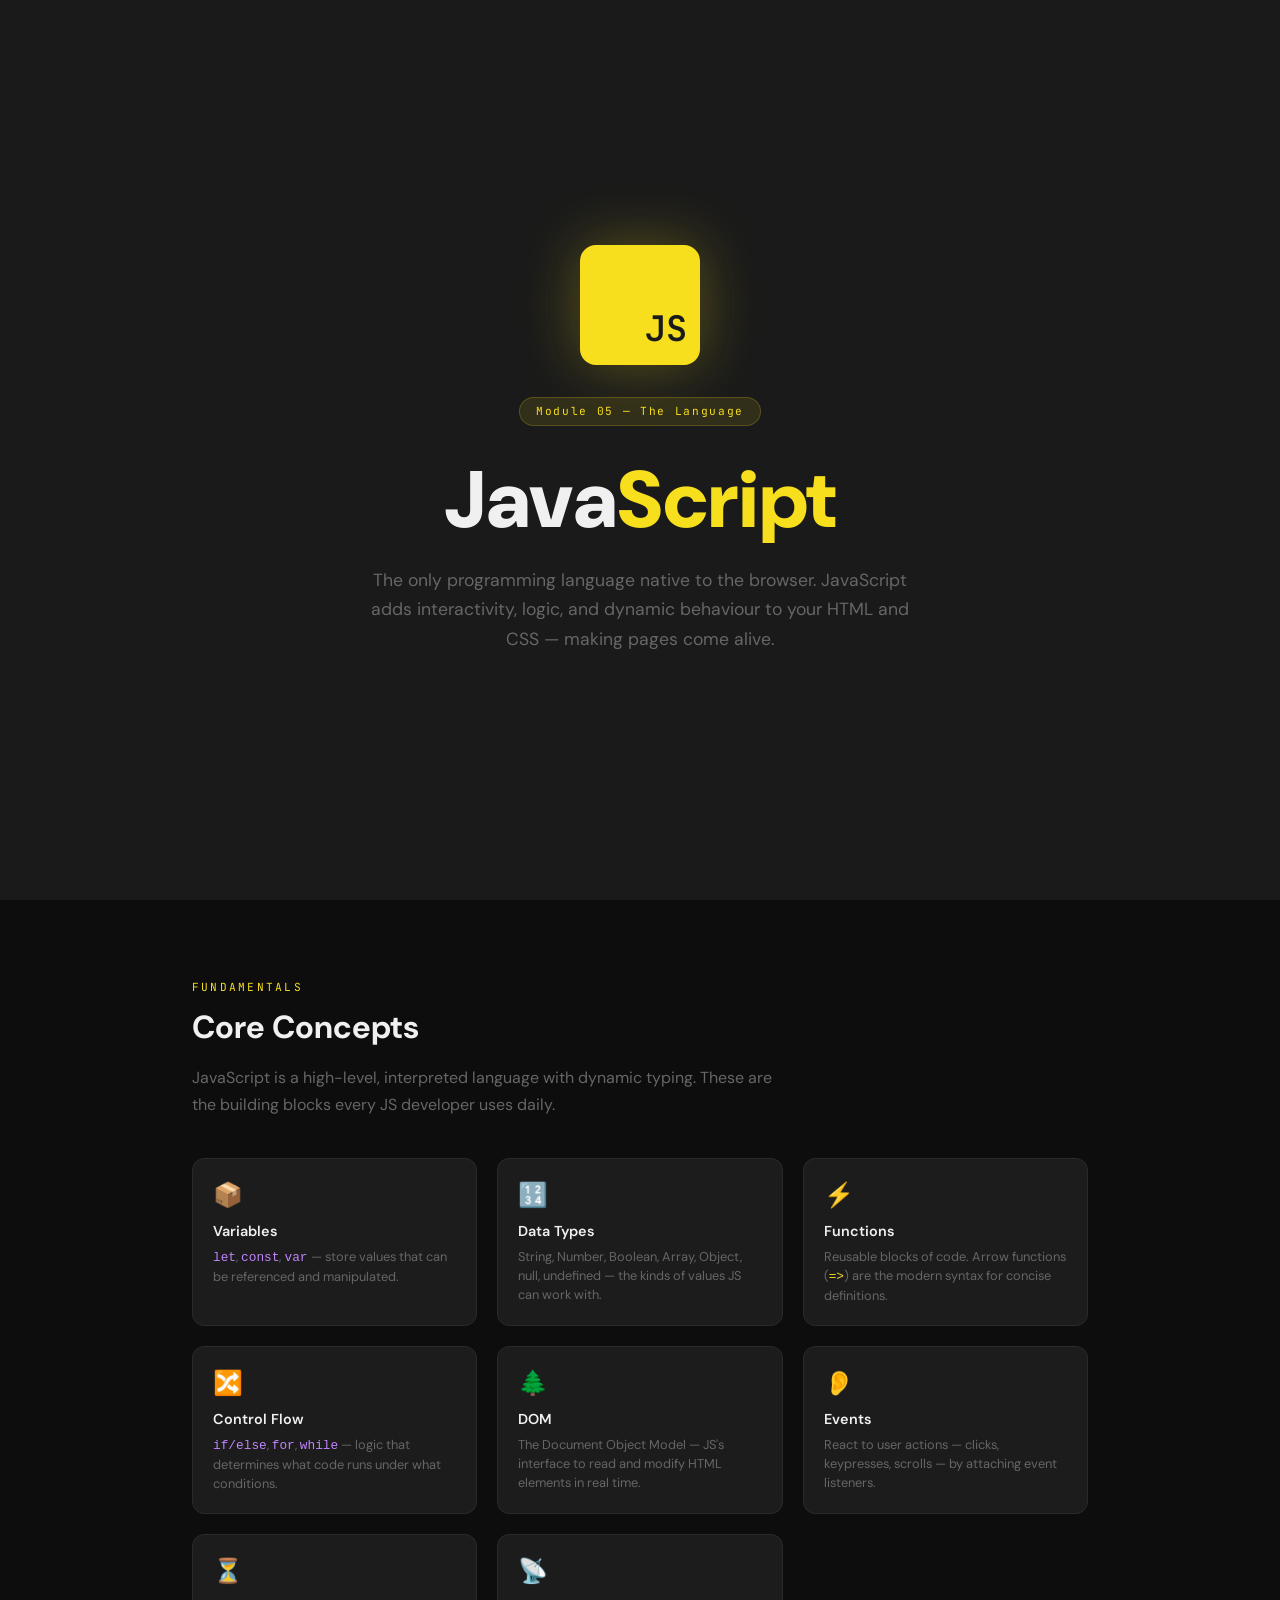
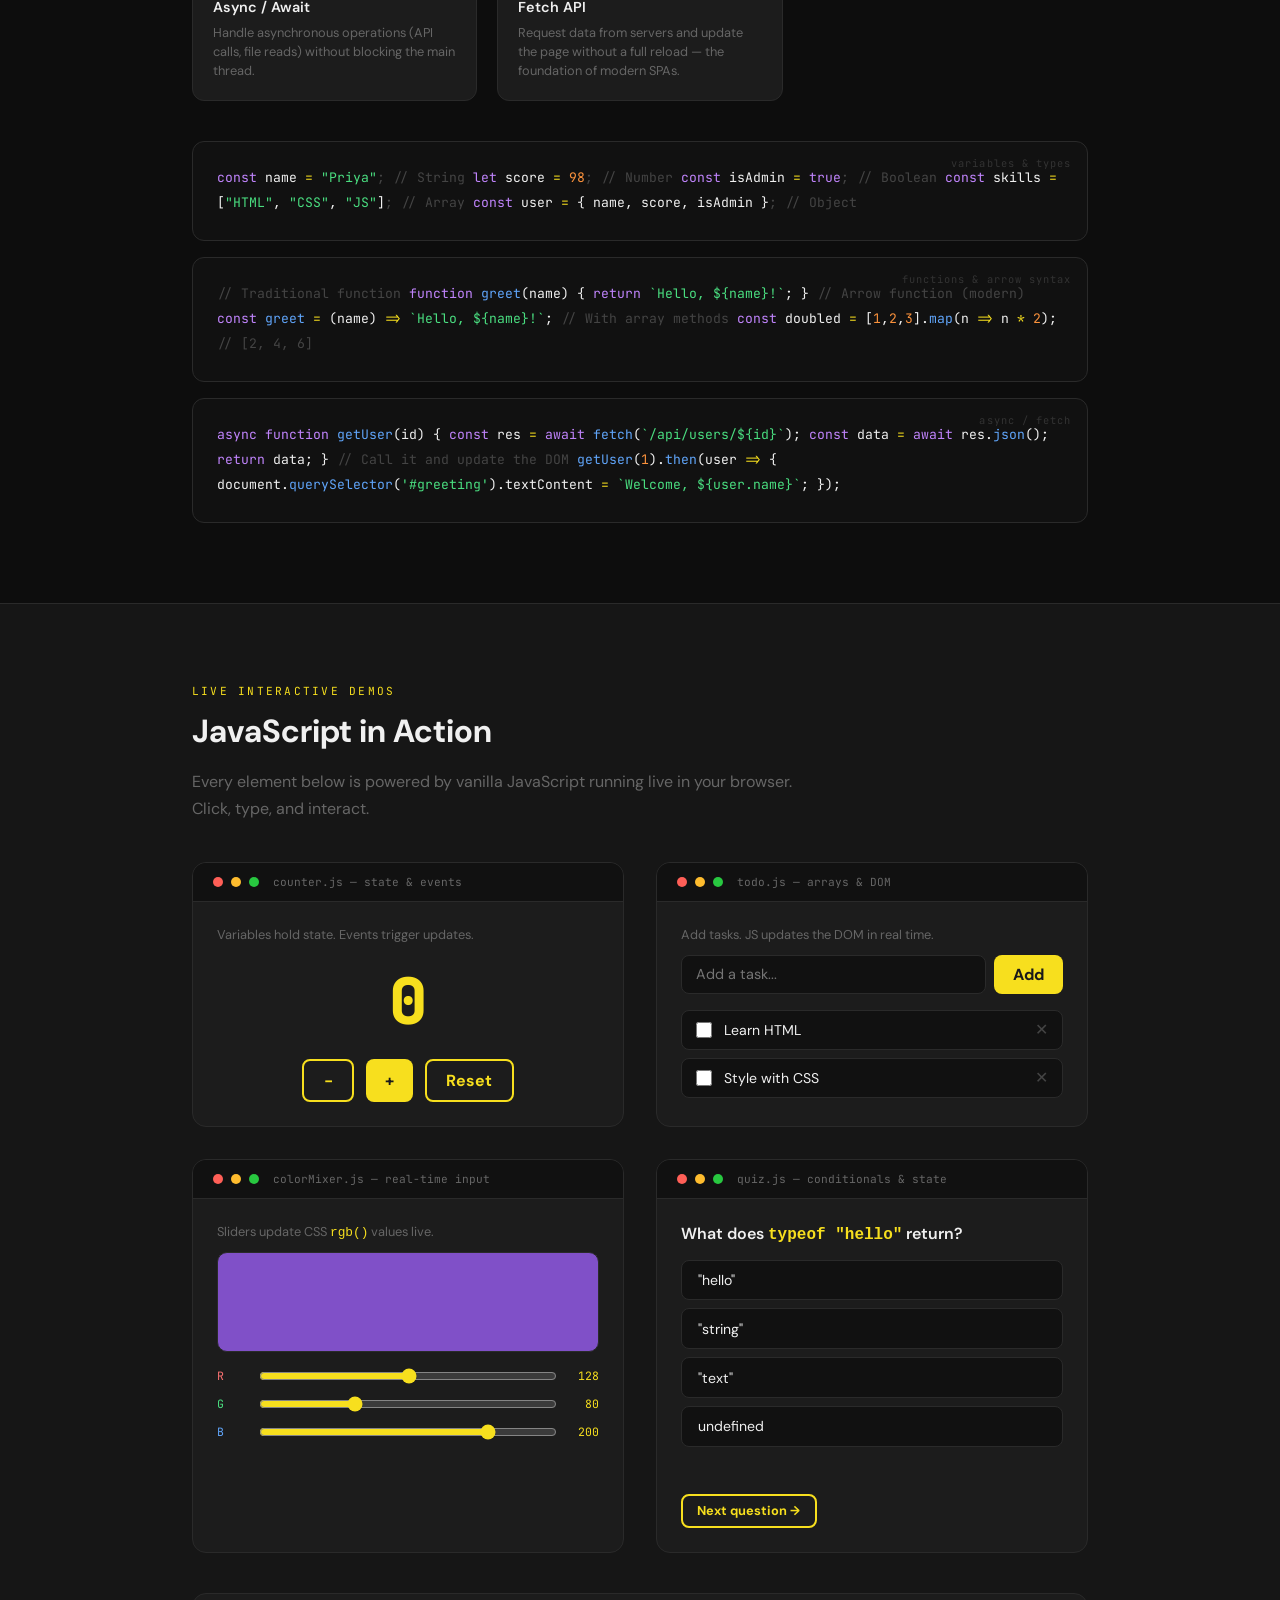
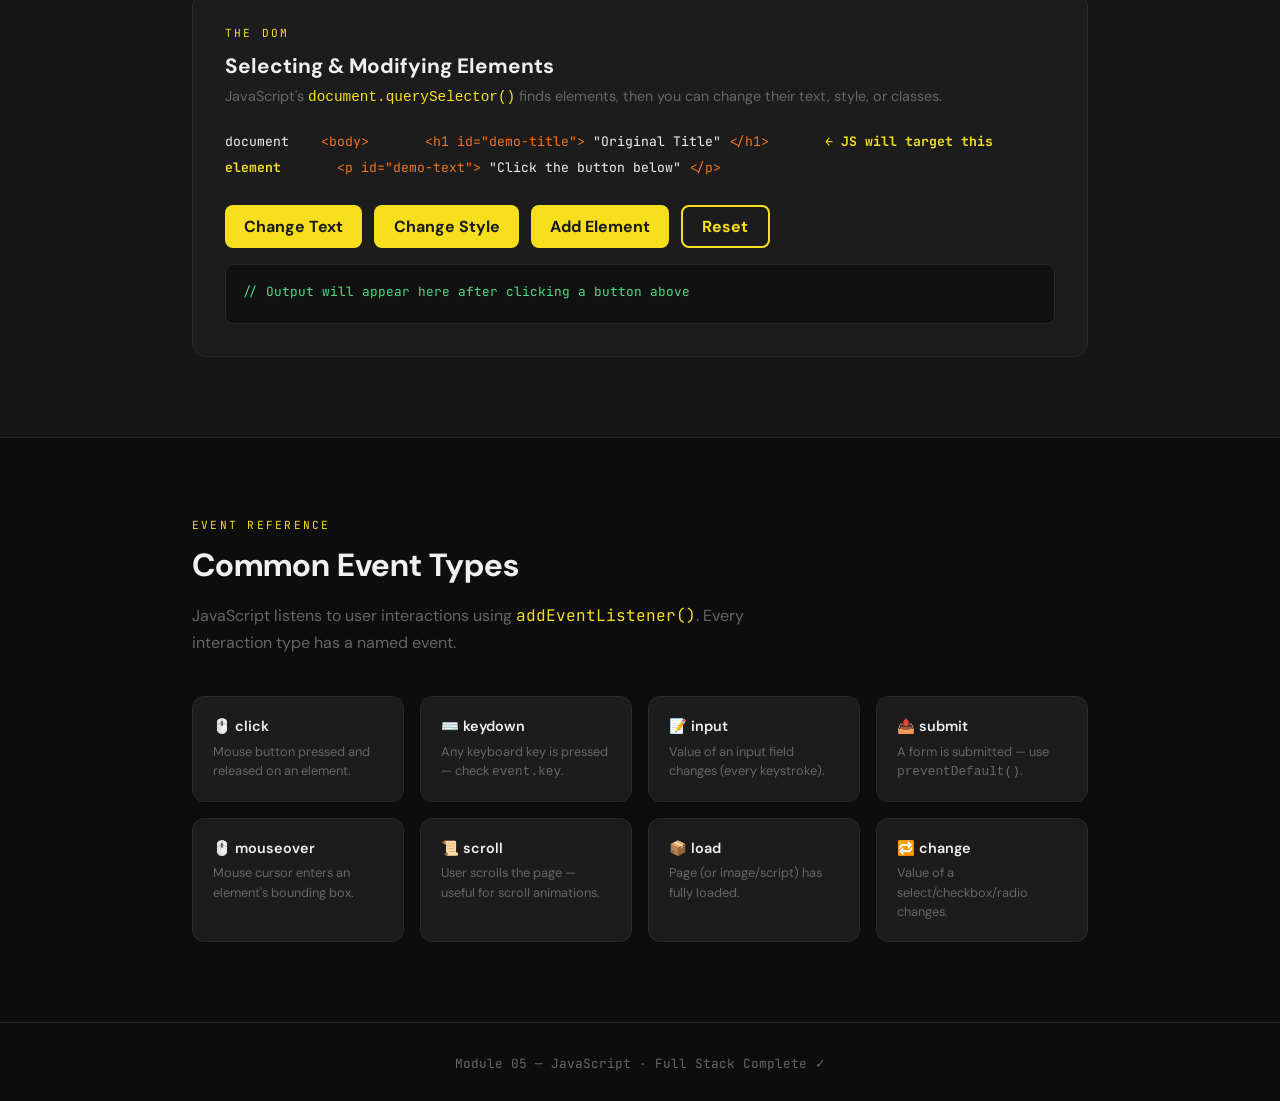
<file: javascript.html>
<!DOCTYPE html>
<html lang="en">
<head>
<meta charset="UTF-8">
<meta name="viewport" content="width=device-width, initial-scale=1.0">
<title>JavaScript — The Language of the Web</title>
<link href="https://fonts.googleapis.com/css2?family=DM+Sans:wght@300;400;500;600;700;900&family=JetBrains+Mono:wght@400;500;600&display=swap" rel="stylesheet">
<style>
  *, *::before, *::after { box-sizing: border-box; margin: 0; padding: 0; }

  :root {
    --bg: #0d0d0d;
    --surface: #161616;
    --card: #1c1c1c;
    --border: #2a2a2a;
    --text: #f0f0f0;
    --muted: #666;
    --js-yellow: #f7df1e;
    --js-dark: #1a1a1a;
    --green: #4ade80;
    --blue: #60a5fa;
    --purple: #c084fc;
    --pink: #f472b6;
    --orange: #fb923c;
  }

  body {
    background: var(--bg);
    color: var(--text);
    font-family: 'DM Sans', sans-serif;
    overflow-x: hidden;
  }

  /* HERO */
  .hero {
    min-height: 100vh;
    display: flex;
    flex-direction: column;
    align-items: center;
    justify-content: center;
    text-align: center;
    padding: 3rem 2rem;
    background: var(--js-dark);
    position: relative;
    overflow: hidden;
  }

  .js-logo {
    width: 120px; height: 120px;
    background: var(--js-yellow);
    border-radius: 16px;
    display: flex;
    align-items: flex-end;
    justify-content: flex-end;
    padding: 0.8rem;
    margin: 0 auto 2rem;
    font-family: 'JetBrains Mono', monospace;
    font-size: 2.2rem;
    font-weight: 600;
    color: var(--js-dark);
    box-shadow: 0 0 60px rgba(247,223,30,0.3);
    animation: glow-logo 3s ease-in-out infinite;
  }

  @keyframes glow-logo {
    0%, 100% { box-shadow: 0 0 40px rgba(247,223,30,0.25); }
    50% { box-shadow: 0 0 80px rgba(247,223,30,0.5); }
  }

  .hero-badge {
    font-family: 'JetBrains Mono', monospace;
    font-size: 0.7rem;
    letter-spacing: 0.15em;
    color: var(--js-yellow);
    background: rgba(247,223,30,0.1);
    border: 1px solid rgba(247,223,30,0.2);
    padding: 0.4rem 1rem;
    border-radius: 100px;
    margin-bottom: 2rem;
  }

  .hero h1 {
    font-size: clamp(2.5rem, 8vw, 5rem);
    font-weight: 900;
    color: var(--text);
    line-height: 1.05;
    margin-bottom: 1.5rem;
  }

  .hero h1 em { color: var(--js-yellow); font-style: normal; }

  .hero p {
    font-size: 1.1rem;
    color: var(--muted);
    max-width: 540px;
    line-height: 1.7;
  }

  /* LAYOUT */
  .section { max-width: 960px; margin: 0 auto; padding: 5rem 2rem; }

  .eyebrow {
    font-family: 'JetBrains Mono', monospace;
    font-size: 0.7rem;
    letter-spacing: 0.2em;
    text-transform: uppercase;
    color: var(--js-yellow);
    margin-bottom: 0.75rem;
  }

  h2.title {
    font-size: 2rem;
    font-weight: 700;
    margin-bottom: 1rem;
  }

  .desc {
    color: var(--muted);
    font-size: 1rem;
    line-height: 1.7;
    max-width: 600px;
    margin-bottom: 2.5rem;
  }

  /* CODE BLOCKS */
  .code-block {
    background: #111;
    border: 1px solid var(--border);
    border-radius: 12px;
    padding: 1.5rem;
    font-family: 'JetBrains Mono', monospace;
    font-size: 0.82rem;
    line-height: 1.9;
    overflow-x: auto;
    position: relative;
  }

  .code-block .cb-label {
    position: absolute;
    top: 0.75rem; right: 1rem;
    font-size: 0.65rem;
    color: #333;
    letter-spacing: 0.1em;
  }

  .kw  { color: #c084fc; }
  .fn  { color: #60a5fa; }
  .str { color: #4ade80; }
  .num { color: #fb923c; }
  .cm  { color: #444; }
  .op  { color: #f7df1e; }
  .obj { color: #f472b6; }

  /* CONCEPTS GRID */
  .concepts-grid {
    display: grid;
    grid-template-columns: repeat(auto-fill, minmax(220px, 1fr));
    gap: 1.25rem;
    margin-bottom: 2.5rem;
  }

  .concept-card {
    background: var(--card);
    border: 1px solid var(--border);
    border-radius: 12px;
    padding: 1.25rem;
    transition: border-color 0.2s, transform 0.2s;
  }

  .concept-card:hover { border-color: var(--js-yellow); transform: translateY(-2px); }

  .concept-card .c-icon { font-size: 1.5rem; margin-bottom: 0.75rem; }
  .concept-card h4 { font-size: 0.9rem; font-weight: 600; margin-bottom: 0.4rem; color: var(--text); }
  .concept-card p { font-size: 0.8rem; color: var(--muted); line-height: 1.5; }

  /* INTERACTIVE DEMOS */
  .demo-area {
    background: var(--surface);
    border-top: 1px solid var(--border);
    border-bottom: 1px solid var(--border);
    padding: 5rem 2rem;
  }

  .demo-area .section { padding-top: 0; padding-bottom: 0; }

  .demo-grid {
    display: grid;
    grid-template-columns: 1fr 1fr;
    gap: 2rem;
    margin-top: 2.5rem;
  }

  @media(max-width:680px) { .demo-grid { grid-template-columns: 1fr; } }

  .demo-panel {
    background: var(--card);
    border: 1px solid var(--border);
    border-radius: 14px;
    overflow: hidden;
  }

  .demo-panel-header {
    background: #111;
    border-bottom: 1px solid var(--border);
    padding: 0.75rem 1.25rem;
    display: flex;
    align-items: center;
    gap: 0.5rem;
  }

  .dot { width: 10px; height: 10px; border-radius: 50%; }
  .dot.r { background: #ff5f57; }
  .dot.y { background: #febc2e; }
  .dot.g { background: #28c840; }

  .demo-panel-title {
    font-family: 'JetBrains Mono', monospace;
    font-size: 0.7rem;
    color: var(--muted);
    margin-left: 0.4rem;
  }

  .demo-panel-body {
    padding: 1.5rem;
  }

  /* COUNTER */
  .counter-display {
    font-size: 4rem;
    font-weight: 900;
    text-align: center;
    color: var(--js-yellow);
    font-family: 'JetBrains Mono', monospace;
    margin: 1rem 0;
    transition: transform 0.1s;
  }

  .counter-display.bump { transform: scale(1.1); }

  .counter-btns {
    display: flex;
    gap: 0.75rem;
    justify-content: center;
  }

  .js-btn {
    background: var(--js-yellow);
    color: var(--js-dark);
    border: none;
    padding: 0.55rem 1.2rem;
    border-radius: 8px;
    font-family: 'DM Sans', sans-serif;
    font-size: 1rem;
    font-weight: 700;
    cursor: pointer;
    transition: opacity 0.15s;
  }

  .js-btn:hover { opacity: 0.85; }
  .js-btn.outline { background: transparent; color: var(--js-yellow); border: 2px solid var(--js-yellow); }

  /* TO-DO LIST */
  .todo-input-row {
    display: flex;
    gap: 0.5rem;
    margin-bottom: 1rem;
  }

  .todo-input {
    flex: 1;
    background: #111;
    border: 1px solid var(--border);
    border-radius: 8px;
    padding: 0.55rem 0.9rem;
    font-family: 'DM Sans', sans-serif;
    font-size: 0.9rem;
    color: var(--text);
    outline: none;
  }

  .todo-input:focus { border-color: var(--js-yellow); }

  .todo-list { list-style: none; display: flex; flex-direction: column; gap: 0.5rem; }

  .todo-item {
    display: flex;
    align-items: center;
    gap: 0.75rem;
    background: #111;
    border: 1px solid var(--border);
    border-radius: 8px;
    padding: 0.6rem 0.9rem;
    font-size: 0.88rem;
    transition: opacity 0.2s;
  }

  .todo-item.done { opacity: 0.4; text-decoration: line-through; }

  .todo-item input[type="checkbox"] { accent-color: var(--js-yellow); width: 16px; height: 16px; cursor: pointer; }

  .todo-delete {
    margin-left: auto;
    background: none;
    border: none;
    color: #444;
    cursor: pointer;
    font-size: 1rem;
    transition: color 0.2s;
  }
  .todo-delete:hover { color: #ff5f57; }

  /* COLOUR MIXER */
  .mixer-preview {
    height: 100px;
    border-radius: 10px;
    margin-bottom: 1rem;
    transition: background 0.3s;
    border: 1px solid var(--border);
  }

  .mixer-row {
    display: flex;
    align-items: center;
    gap: 0.75rem;
    margin-bottom: 0.75rem;
  }

  .mixer-row label {
    font-family: 'JetBrains Mono', monospace;
    font-size: 0.72rem;
    color: var(--muted);
    width: 30px;
  }

  .mixer-row input[type="range"] {
    flex: 1;
    accent-color: var(--js-yellow);
    cursor: pointer;
  }

  .mixer-val {
    font-family: 'JetBrains Mono', monospace;
    font-size: 0.72rem;
    color: var(--js-yellow);
    width: 30px;
    text-align: right;
  }

  /* QUIZ */
  .quiz-q {
    font-size: 1rem;
    font-weight: 600;
    margin-bottom: 1rem;
    color: var(--text);
  }

  .quiz-options {
    display: flex;
    flex-direction: column;
    gap: 0.5rem;
    margin-bottom: 1rem;
  }

  .quiz-btn {
    background: #111;
    border: 1px solid var(--border);
    border-radius: 8px;
    padding: 0.65rem 1rem;
    color: var(--text);
    font-size: 0.88rem;
    cursor: pointer;
    text-align: left;
    font-family: 'DM Sans', sans-serif;
    transition: border-color 0.2s, background 0.2s;
  }

  .quiz-btn:hover { border-color: var(--js-yellow); }
  .quiz-btn.correct { background: rgba(74,222,128,0.15); border-color: var(--green); color: var(--green); }
  .quiz-btn.wrong { background: rgba(255,95,87,0.15); border-color: #ff5f57; color: #ff5f57; }

  .quiz-result {
    font-family: 'JetBrains Mono', monospace;
    font-size: 0.8rem;
    min-height: 1.2rem;
    transition: opacity 0.2s;
  }

  /* DOM SECTION */
  .dom-section {
    background: var(--card);
    border: 1px solid var(--border);
    border-radius: 14px;
    padding: 2rem;
    margin-top: 2.5rem;
  }

  .dom-tree {
    font-family: 'JetBrains Mono', monospace;
    font-size: 0.82rem;
    line-height: 2;
    color: var(--text);
    margin: 1.5rem 0;
  }

  .dom-tree .node { padding-left: 1.5rem; }
  .dom-tree .node2 { padding-left: 3rem; }
  .dom-tree .node3 { padding-left: 4.5rem; }
  .dom-tree .tag-col { color: #f97316; }
  .dom-tree .txt-col { color: var(--green); }
  .dom-tree .target { color: var(--js-yellow); font-weight: 700; }

  .dom-output {
    background: #111;
    border: 1px solid var(--border);
    border-radius: 8px;
    padding: 1rem;
    font-family: 'JetBrains Mono', monospace;
    font-size: 0.8rem;
    color: var(--green);
    min-height: 60px;
    line-height: 1.7;
  }

  footer {
    text-align: center;
    padding: 2rem;
    color: var(--muted);
    font-size: 0.8rem;
    border-top: 1px solid var(--border);
    font-family: 'JetBrains Mono', monospace;
  }
</style>
</head>
<body>

<!-- HERO -->
<section class="hero">
  <div class="js-logo">JS</div>
  <div class="hero-badge">Module 05 — The Language</div>
  <h1>Java<em>Script</em></h1>
  <p>The only programming language native to the browser. JavaScript adds interactivity, logic, and dynamic behaviour to your HTML and CSS — making pages come alive.</p>
</section>

<!-- CORE CONCEPTS -->
<section class="section">
  <div class="eyebrow">Fundamentals</div>
  <h2 class="title">Core Concepts</h2>
  <p class="desc">JavaScript is a high-level, interpreted language with dynamic typing. These are the building blocks every JS developer uses daily.</p>

  <div class="concepts-grid">
    <div class="concept-card">
      <div class="c-icon">📦</div>
      <h4>Variables</h4>
      <p><code style="color:var(--purple)">let</code>, <code style="color:var(--purple)">const</code>, <code style="color:var(--purple)">var</code> — store values that can be referenced and manipulated.</p>
    </div>
    <div class="concept-card">
      <div class="c-icon">🔢</div>
      <h4>Data Types</h4>
      <p>String, Number, Boolean, Array, Object, null, undefined — the kinds of values JS can work with.</p>
    </div>
    <div class="concept-card">
      <div class="c-icon">⚡</div>
      <h4>Functions</h4>
      <p>Reusable blocks of code. Arrow functions (<code style="color:var(--js-yellow)">=></code>) are the modern syntax for concise definitions.</p>
    </div>
    <div class="concept-card">
      <div class="c-icon">🔀</div>
      <h4>Control Flow</h4>
      <p><code style="color:var(--purple)">if/else</code>, <code style="color:var(--purple)">for</code>, <code style="color:var(--purple)">while</code> — logic that determines what code runs under what conditions.</p>
    </div>
    <div class="concept-card">
      <div class="c-icon">🌲</div>
      <h4>DOM</h4>
      <p>The Document Object Model — JS's interface to read and modify HTML elements in real time.</p>
    </div>
    <div class="concept-card">
      <div class="c-icon">👂</div>
      <h4>Events</h4>
      <p>React to user actions — clicks, keypresses, scrolls — by attaching event listeners.</p>
    </div>
    <div class="concept-card">
      <div class="c-icon">⏳</div>
      <h4>Async / Await</h4>
      <p>Handle asynchronous operations (API calls, file reads) without blocking the main thread.</p>
    </div>
    <div class="concept-card">
      <div class="c-icon">📡</div>
      <h4>Fetch API</h4>
      <p>Request data from servers and update the page without a full reload — the foundation of modern SPAs.</p>
    </div>
  </div>

  <!-- Code Samples -->
  <div class="code-block" style="margin-bottom:1rem">
    <span class="cb-label">variables & types</span>
<span class="kw">const</span> name    <span class="op">=</span> <span class="str">"Priya"</span><span class="cm">;         // String</span>
<span class="kw">let</span>   score   <span class="op">=</span> <span class="num">98</span><span class="cm">;             // Number</span>
<span class="kw">const</span> isAdmin <span class="op">=</span> <span class="kw">true</span><span class="cm">;           // Boolean</span>
<span class="kw">const</span> skills  <span class="op">=</span> [<span class="str">"HTML"</span>, <span class="str">"CSS"</span>, <span class="str">"JS"</span>]<span class="cm">; // Array</span>
<span class="kw">const</span> user    <span class="op">=</span> { name, score, isAdmin }<span class="cm">; // Object</span>
  </div>

  <div class="code-block" style="margin-bottom:1rem">
    <span class="cb-label">functions & arrow syntax</span>
<span class="cm">// Traditional function</span>
<span class="kw">function</span> <span class="fn">greet</span>(name) {
  <span class="kw">return</span> <span class="str">`Hello, ${name}!`</span>;
}

<span class="cm">// Arrow function (modern)</span>
<span class="kw">const</span> <span class="fn">greet</span> <span class="op">=</span> (name) <span class="op">=></span> <span class="str">`Hello, ${name}!`</span>;

<span class="cm">// With array methods</span>
<span class="kw">const</span> doubled <span class="op">=</span> [<span class="num">1</span>,<span class="num">2</span>,<span class="num">3</span>].<span class="fn">map</span>(n <span class="op">=></span> n <span class="op">*</span> <span class="num">2</span>); <span class="cm">// [2, 4, 6]</span>
  </div>

  <div class="code-block">
    <span class="cb-label">async / fetch</span>
<span class="kw">async function</span> <span class="fn">getUser</span>(id) {
  <span class="kw">const</span> res  <span class="op">=</span> <span class="kw">await</span> <span class="fn">fetch</span>(<span class="str">`/api/users/${id}`</span>);
  <span class="kw">const</span> data <span class="op">=</span> <span class="kw">await</span> res.<span class="fn">json</span>();
  <span class="kw">return</span> data;
}

<span class="cm">// Call it and update the DOM</span>
<span class="fn">getUser</span>(<span class="num">1</span>).<span class="fn">then</span>(user <span class="op">=></span> {
  document.<span class="fn">querySelector</span>(<span class="str">'#greeting'</span>).textContent
    <span class="op">=</span> <span class="str">`Welcome, ${user.name}`</span>;
});
  </div>
</section>

<!-- INTERACTIVE DEMOS -->
<section class="demo-area">
  <div class="section">
    <div class="eyebrow">Live Interactive Demos</div>
    <h2 class="title">JavaScript in Action</h2>
    <p class="desc">Every element below is powered by vanilla JavaScript running live in your browser. Click, type, and interact.</p>

    <div class="demo-grid">

      <!-- COUNTER -->
      <div class="demo-panel">
        <div class="demo-panel-header">
          <div class="dot r"></div><div class="dot y"></div><div class="dot g"></div>
          <span class="demo-panel-title">counter.js — state & events</span>
        </div>
        <div class="demo-panel-body">
          <p style="font-size:0.8rem; color:var(--muted); margin-bottom:0.5rem;">Variables hold state. Events trigger updates.</p>
          <div class="counter-display" id="counterDisplay">0</div>
          <div class="counter-btns">
            <button class="js-btn outline" onclick="changeCount(-1)">−</button>
            <button class="js-btn" onclick="changeCount(1)">+</button>
            <button class="js-btn outline" onclick="resetCount()">Reset</button>
          </div>
        </div>
      </div>

      <!-- TO-DO LIST -->
      <div class="demo-panel">
        <div class="demo-panel-header">
          <div class="dot r"></div><div class="dot y"></div><div class="dot g"></div>
          <span class="demo-panel-title">todo.js — arrays & DOM</span>
        </div>
        <div class="demo-panel-body">
          <p style="font-size:0.8rem; color:var(--muted); margin-bottom:0.75rem;">Add tasks. JS updates the DOM in real time.</p>
          <div class="todo-input-row">
            <input class="todo-input" id="todoInput" placeholder="Add a task..." onkeydown="if(event.key==='Enter') addTodo()">
            <button class="js-btn" onclick="addTodo()">Add</button>
          </div>
          <ul class="todo-list" id="todoList">
            <li class="todo-item"><input type="checkbox" onchange="toggleTodo(this)"><span>Learn HTML</span><button class="todo-delete" onclick="deleteTodo(this)">✕</button></li>
            <li class="todo-item"><input type="checkbox" onchange="toggleTodo(this)"><span>Style with CSS</span><button class="todo-delete" onclick="deleteTodo(this)">✕</button></li>
          </ul>
        </div>
      </div>

      <!-- COLOUR MIXER -->
      <div class="demo-panel">
        <div class="demo-panel-header">
          <div class="dot r"></div><div class="dot y"></div><div class="dot g"></div>
          <span class="demo-panel-title">colorMixer.js — real-time input</span>
        </div>
        <div class="demo-panel-body">
          <p style="font-size:0.8rem; color:var(--muted); margin-bottom:0.75rem;">Sliders update CSS <code style="color:var(--js-yellow)">rgb()</code> values live.</p>
          <div class="mixer-preview" id="mixerPreview" style="background:rgb(128,80,200)"></div>
          <div class="mixer-row">
            <label style="color:#f87171">R</label>
            <input type="range" min="0" max="255" value="128" id="rSlider" oninput="updateMixer()">
            <span class="mixer-val" id="rVal">128</span>
          </div>
          <div class="mixer-row">
            <label style="color:#4ade80">G</label>
            <input type="range" min="0" max="255" value="80"  id="gSlider" oninput="updateMixer()">
            <span class="mixer-val" id="gVal">80</span>
          </div>
          <div class="mixer-row">
            <label style="color:#60a5fa">B</label>
            <input type="range" min="0" max="255" value="200" id="bSlider" oninput="updateMixer()">
            <span class="mixer-val" id="bVal">200</span>
          </div>
        </div>
      </div>

      <!-- QUIZ -->
      <div class="demo-panel">
        <div class="demo-panel-header">
          <div class="dot r"></div><div class="dot y"></div><div class="dot g"></div>
          <span class="demo-panel-title">quiz.js — conditionals & state</span>
        </div>
        <div class="demo-panel-body">
          <div class="quiz-q" id="quizQuestion">What does <code style="color:var(--js-yellow)">typeof "hello"</code> return?</div>
          <div class="quiz-options" id="quizOptions">
            <button class="quiz-btn" onclick="checkAnswer(this, false)">"hello"</button>
            <button class="quiz-btn" onclick="checkAnswer(this, true)">"string"</button>
            <button class="quiz-btn" onclick="checkAnswer(this, false)">"text"</button>
            <button class="quiz-btn" onclick="checkAnswer(this, false)">undefined</button>
          </div>
          <div class="quiz-result" id="quizResult"></div>
          <button class="js-btn outline" onclick="nextQuestion()" style="margin-top:0.75rem; font-size:0.8rem; padding: 0.4rem 0.9rem;">Next question →</button>
        </div>
      </div>

    </div><!-- /demo-grid -->

    <!-- DOM DEMO -->
    <div class="dom-section">
      <div class="eyebrow">The DOM</div>
      <h3 style="font-size:1.3rem; font-weight:700; margin-bottom:0.5rem;">Selecting & Modifying Elements</h3>
      <p style="color:var(--muted); font-size:0.9rem; margin-bottom:1rem;">JavaScript's <code style="color:var(--js-yellow)">document.querySelector()</code> finds elements, then you can change their text, style, or classes.</p>

      <div class="dom-tree">
<span>document</span>
<span class="node"><span class="tag-col">&lt;body&gt;</span></span>
<span class="node2"><span class="tag-col">&lt;h1 id="demo-title"&gt;</span><span class="txt"> "Original Title" </span><span class="tag-col">&lt;/h1&gt;</span></span>
<span class="node2 target">← JS will target this element</span>
<span class="node2"><span class="tag-col">&lt;p id="demo-text"&gt;</span><span class="txt"> "Click the button below" </span><span class="tag-col">&lt;/p&gt;</span></span>
      </div>

      <div style="display:flex; gap:0.75rem; flex-wrap:wrap; margin-bottom:1rem;">
        <button class="js-btn" onclick="domDemo('text')">Change Text</button>
        <button class="js-btn" onclick="domDemo('style')">Change Style</button>
        <button class="js-btn" onclick="domDemo('add')">Add Element</button>
        <button class="js-btn outline" onclick="domDemo('reset')">Reset</button>
      </div>

      <div class="dom-output" id="domOutput">// Output will appear here after clicking a button above</div>
    </div>

  </div>
</section>

<!-- EVENTS QUICK REF -->
<section class="section">
  <div class="eyebrow">Event Reference</div>
  <h2 class="title">Common Event Types</h2>
  <p class="desc">JavaScript listens to user interactions using <code style="color:var(--js-yellow); font-family:'JetBrains Mono',monospace">addEventListener()</code>. Every interaction type has a named event.</p>

  <div style="display:grid; grid-template-columns: repeat(auto-fill, minmax(200px,1fr)); gap:1rem;">
    <div class="concept-card"><h4>🖱️ click</h4><p>Mouse button pressed and released on an element.</p></div>
    <div class="concept-card"><h4>⌨️ keydown</h4><p>Any keyboard key is pressed — check <code>event.key</code>.</p></div>
    <div class="concept-card"><h4>📝 input</h4><p>Value of an input field changes (every keystroke).</p></div>
    <div class="concept-card"><h4>📤 submit</h4><p>A form is submitted — use <code>preventDefault()</code>.</p></div>
    <div class="concept-card"><h4>🖱️ mouseover</h4><p>Mouse cursor enters an element's bounding box.</p></div>
    <div class="concept-card"><h4>📜 scroll</h4><p>User scrolls the page — useful for scroll animations.</p></div>
    <div class="concept-card"><h4>📦 load</h4><p>Page (or image/script) has fully loaded.</p></div>
    <div class="concept-card"><h4>🔁 change</h4><p>Value of a select/checkbox/radio changes.</p></div>
  </div>
</section>

<footer>Module 05 — JavaScript · Full Stack Complete ✓</footer>

<script>
  /* ─── COUNTER ─── */
  let count = 0;
  function changeCount(delta) {
    count += delta;
    const el = document.getElementById('counterDisplay');
    el.textContent = count;
    el.classList.remove('bump');
    void el.offsetWidth; // reflow trick to re-trigger animation
    el.classList.add('bump');
    setTimeout(() => el.classList.remove('bump'), 100);
  }
  function resetCount() { count = 0; document.getElementById('counterDisplay').textContent = 0; }

  /* ─── TO-DO ─── */
  function addTodo() {
    const input = document.getElementById('todoInput');
    const text = input.value.trim();
    if (!text) return;
    const li = document.createElement('li');
    li.className = 'todo-item';
    li.innerHTML = `<input type="checkbox" onchange="toggleTodo(this)"><span>${text}</span><button class="todo-delete" onclick="deleteTodo(this)">✕</button>`;
    document.getElementById('todoList').appendChild(li);
    input.value = '';
  }
  function toggleTodo(cb) {
    cb.parentElement.classList.toggle('done', cb.checked);
  }
  function deleteTodo(btn) {
    btn.parentElement.style.transition = 'opacity 0.2s';
    btn.parentElement.style.opacity = '0';
    setTimeout(() => btn.parentElement.remove(), 200);
  }

  /* ─── COLOUR MIXER ─── */
  function updateMixer() {
    const r = document.getElementById('rSlider').value;
    const g = document.getElementById('gSlider').value;
    const b = document.getElementById('bSlider').value;
    document.getElementById('mixerPreview').style.background = `rgb(${r},${g},${b})`;
    document.getElementById('rVal').textContent = r;
    document.getElementById('gVal').textContent = g;
    document.getElementById('bVal').textContent = b;
  }

  /* ─── QUIZ ─── */
  const quizData = [
    { q: 'What does <code style="color:#f7df1e">typeof "hello"</code> return?', options: ['"hello"', '"string"', '"text"', 'undefined'], correct: 1 },
    { q: 'Which keyword declares a block-scoped constant?', options: ['var', 'let', 'const', 'static'], correct: 2 },
    { q: 'What does <code style="color:#f7df1e">[1,2,3].length</code> return?', options: ['2', '4', '3', 'undefined'], correct: 2 },
    { q: 'Which method adds an item to the END of an array?', options: ['.unshift()', '.shift()', '.pop()', '.push()'], correct: 3 },
  ];
  let qIndex = 0;
  let answered = false;

  function loadQuestion() {
    const q = quizData[qIndex % quizData.length];
    document.getElementById('quizQuestion').innerHTML = q.q;
    const opts = document.getElementById('quizOptions');
    opts.innerHTML = '';
    q.options.forEach((opt, i) => {
      const btn = document.createElement('button');
      btn.className = 'quiz-btn';
      btn.textContent = opt;
      btn.onclick = () => checkAnswer(btn, i === q.correct);
      opts.appendChild(btn);
    });
    document.getElementById('quizResult').textContent = '';
    answered = false;
  }

  function checkAnswer(btn, correct) {
    if (answered) return;
    answered = true;
    const q = quizData[qIndex % quizData.length];
    document.querySelectorAll('.quiz-btn').forEach((b, i) => {
      if (i === q.correct) b.classList.add('correct');
    });
    const result = document.getElementById('quizResult');
    if (correct) {
      result.textContent = '✅ Correct!';
      result.style.color = 'var(--green)';
    } else {
      btn.classList.add('wrong');
      result.textContent = '❌ Not quite — see the highlighted answer.';
      result.style.color = '#ff5f57';
    }
  }

  function nextQuestion() { qIndex++; loadQuestion(); }

  /* ─── DOM DEMO ─── */
  const output = document.getElementById('domOutput');
  function domDemo(action) {
    if (action === 'text') {
      output.innerHTML = `<span style="color:#a5b4fc">// Selecting by ID and changing textContent</span>
document.getElementById(<span style="color:#4ade80">'demo-title'</span>).textContent = <span style="color:#4ade80">"JavaScript changed me!"</span>;

<span style="color:#a5b4fc">// Result: the h1 text is now updated in the DOM</span>`;
    } else if (action === 'style') {
      output.innerHTML = `<span style="color:#a5b4fc">// Changing CSS properties via .style</span>
<span style="color:#f7df1e">const</span> el = document.querySelector(<span style="color:#4ade80">'h1'</span>);
el.style.color = <span style="color:#4ade80">"#f7df1e"</span>;
el.style.fontSize = <span style="color:#4ade80">"3rem"</span>;
el.style.fontWeight = <span style="color:#4ade80">"900"</span>;

<span style="color:#a5b4fc">// JS directly maps to CSS property names (camelCase)</span>`;
    } else if (action === 'add') {
      output.innerHTML = `<span style="color:#a5b4fc">// Creating and inserting a new element</span>
<span style="color:#f7df1e">const</span> newPara = document.createElement(<span style="color:#4ade80">'p'</span>);
newPara.textContent = <span style="color:#4ade80">"I was created by JavaScript!"</span>;
newPara.className = <span style="color:#4ade80">"highlight"</span>;

document.body.appendChild(newPara);
<span style="color:#a5b4fc">// → New &lt;p&gt; element added to the end of &lt;body&gt;</span>`;
    } else {
      output.innerHTML = `<span style="color:#666">// Output will appear here after clicking a button above</span>`;
    }
  }

  // Init
  loadQuestion();
</script>
</body>
</html>
</file>
